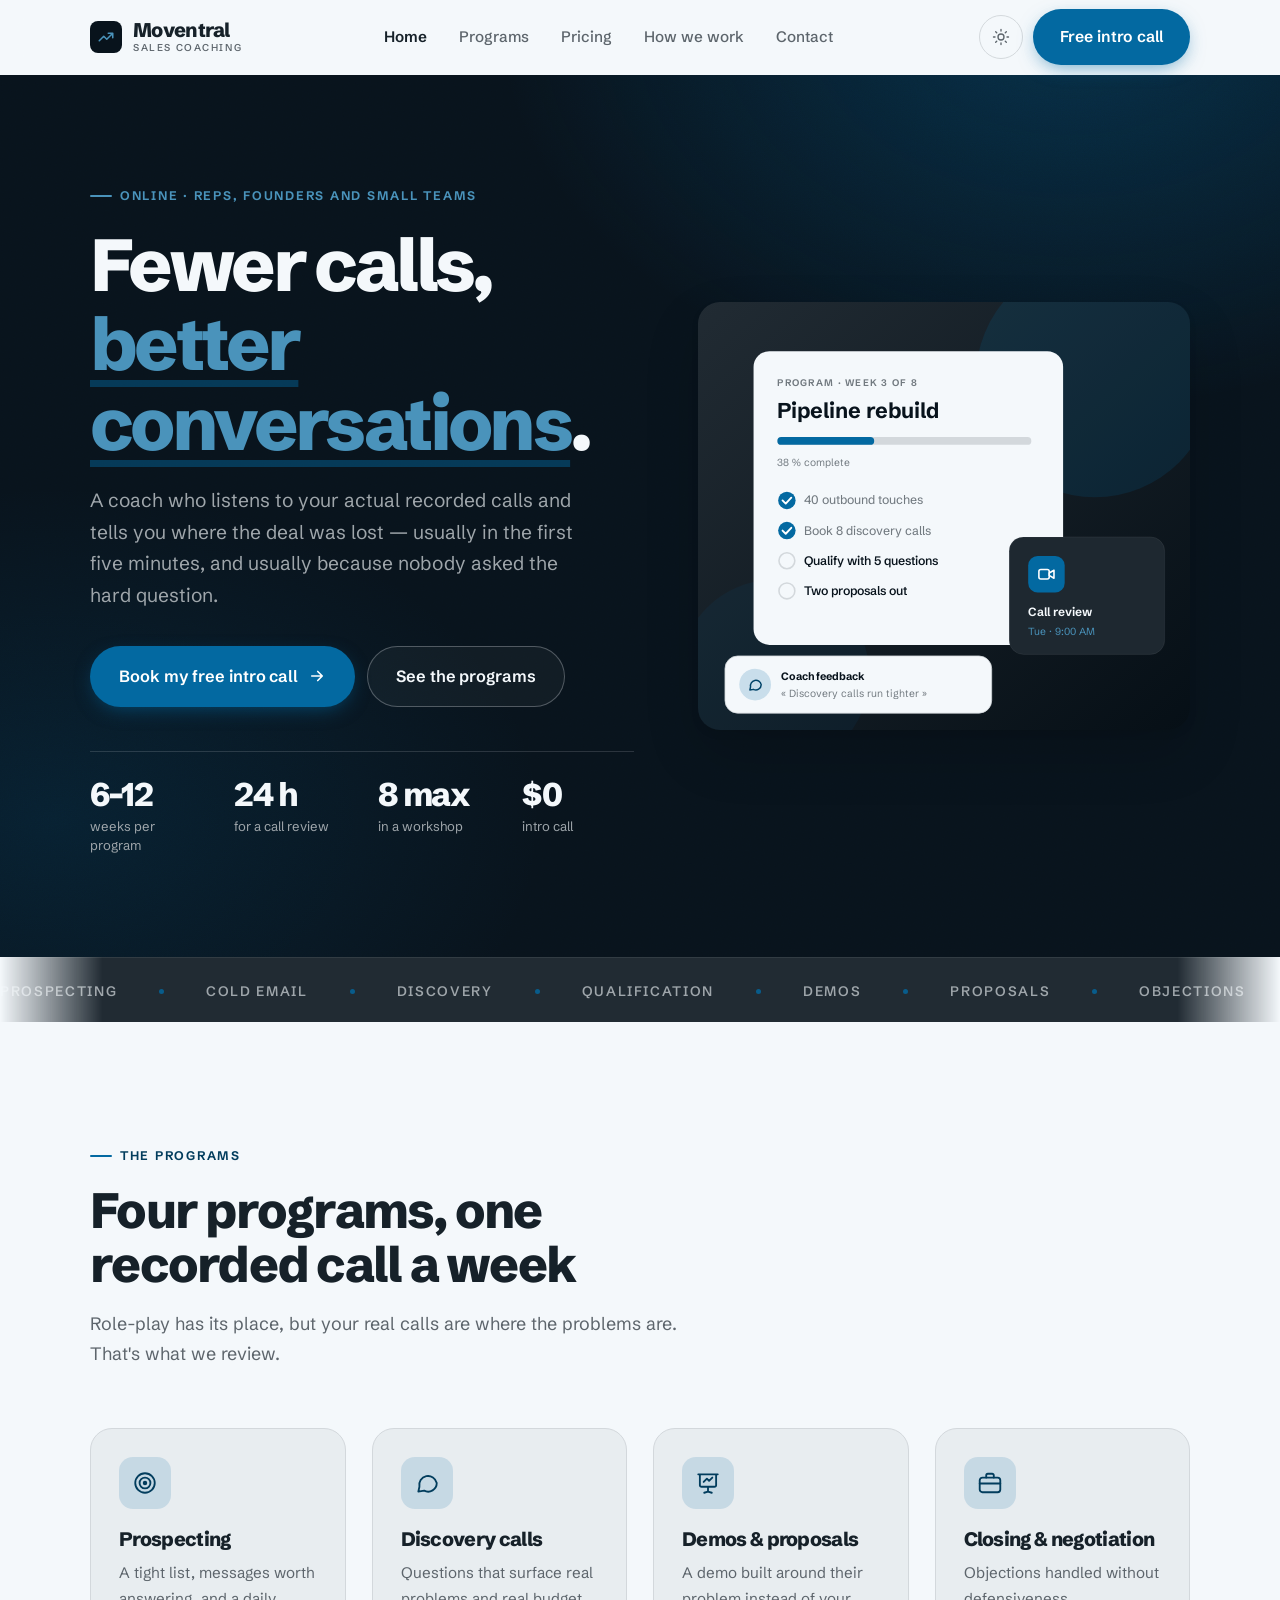
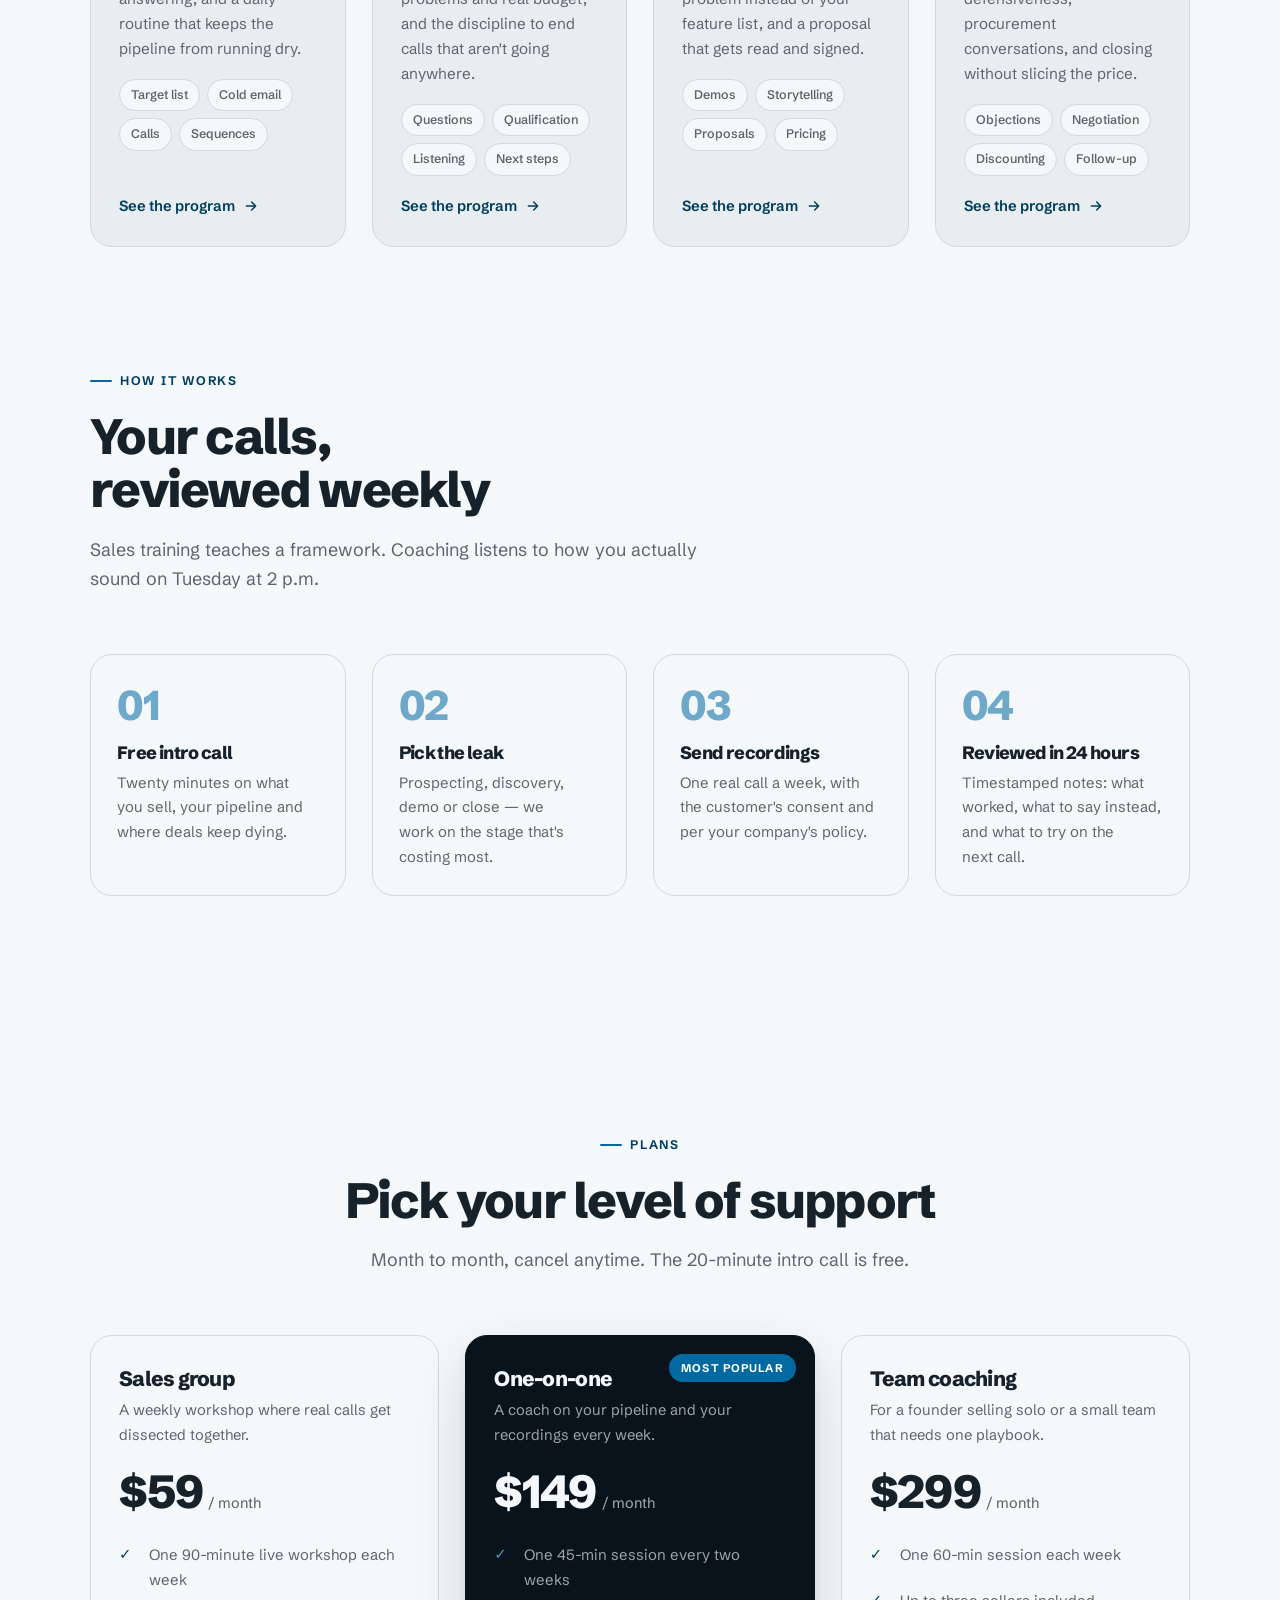
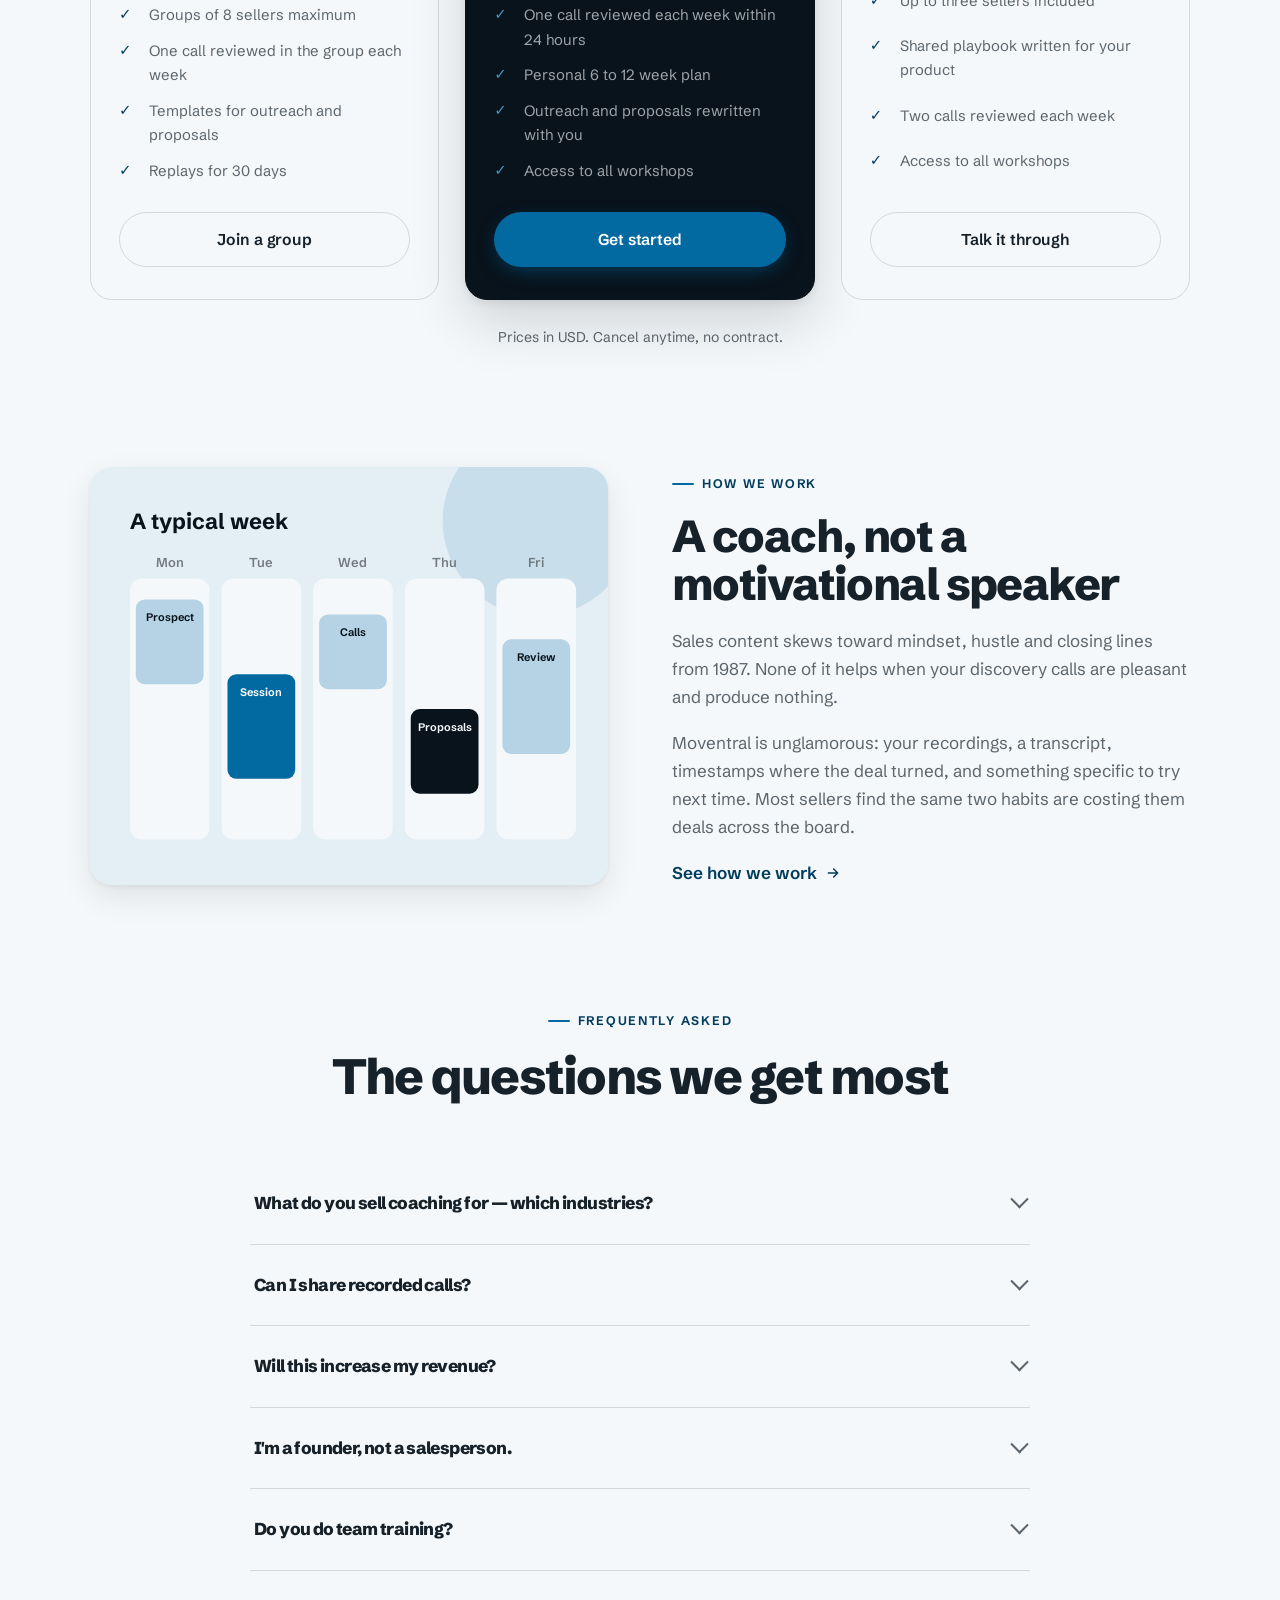
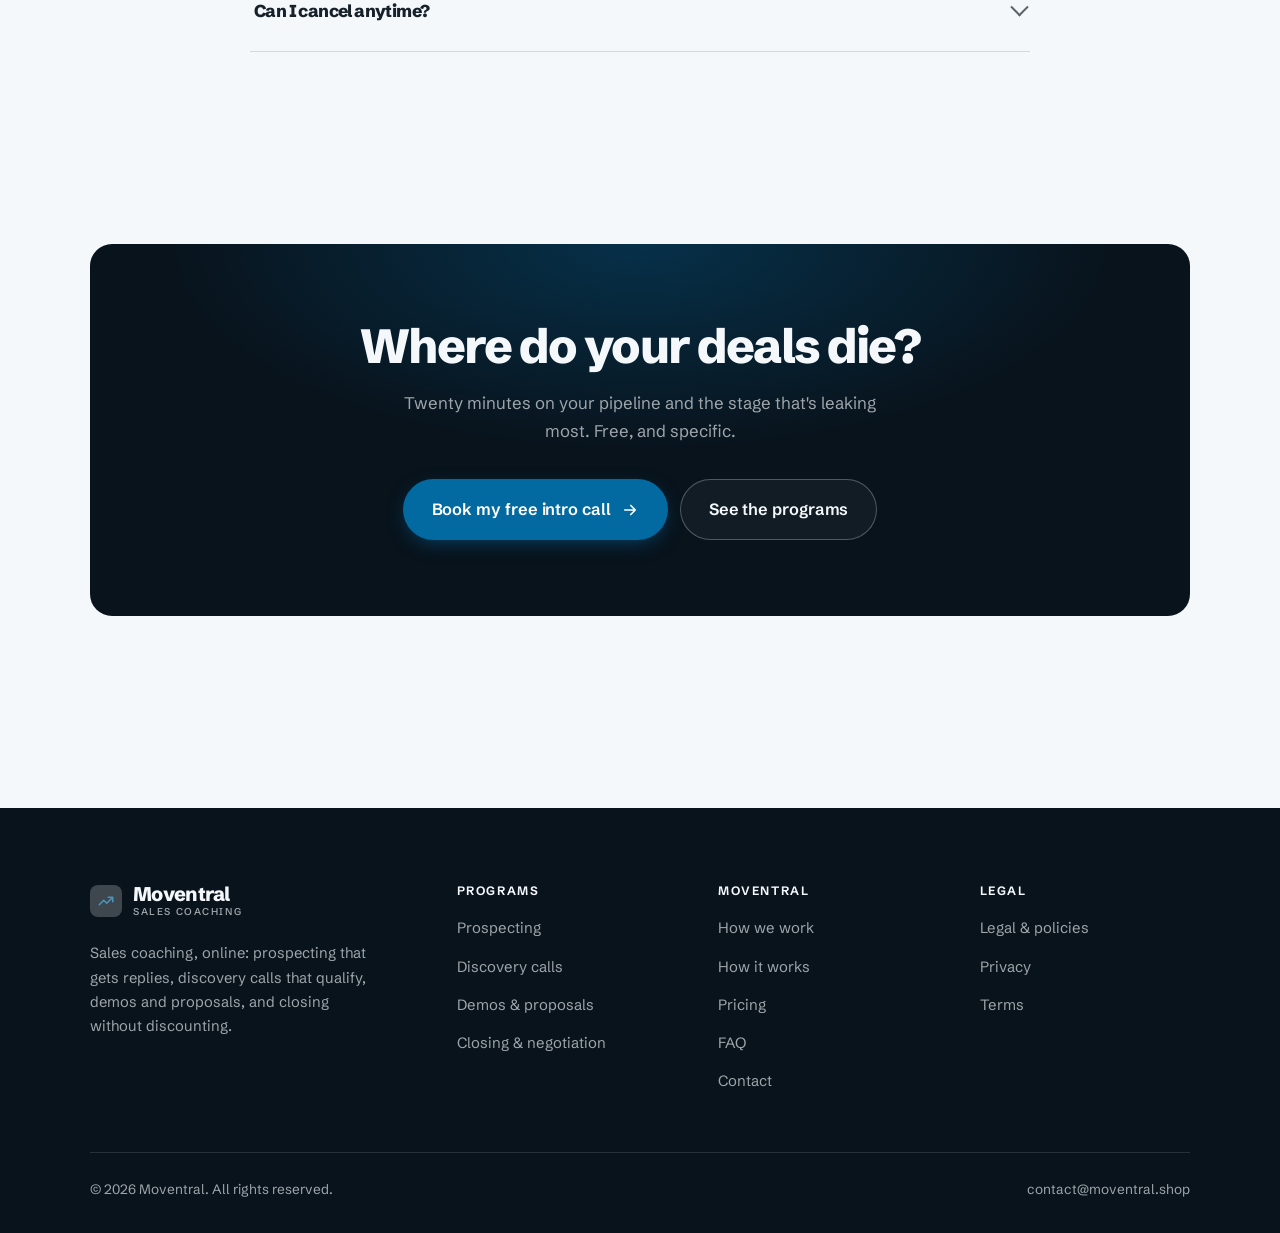
<file: index.html>
<!DOCTYPE html>
<html lang="en" class="no-js">
<head>
<meta charset="utf-8">
<meta name="viewport" content="width=device-width, initial-scale=1">
<title>Moventral — Sales coaching: fewer calls, better conversations</title>
<meta name="description" content="Sales coaching for reps and founders: prospecting that gets replies, discovery that qualifies, demos that land, and closing without discounting. Call reviews weekly.">
<link rel="canonical" href="https://moventral.shop/">

<meta property="og:type" content="website">
<meta property="og:url" content="https://moventral.shop/">
<meta property="og:site_name" content="Moventral">
<meta property="og:locale" content="en_US">
<meta property="og:title" content="Moventral — Sales coaching: fewer calls, better conversations">
<meta property="og:description" content="Sales coaching for reps and founders: prospecting that gets replies, discovery that qualifies, demos that land, and closing without discounting. Call reviews weekly.">
<meta name="theme-color" content="#08131c">

<link rel="icon" href="assets/img/favicon.svg" type="image/svg+xml">
<link rel="preconnect" href="https://fonts.googleapis.com">
<link rel="preconnect" href="https://fonts.gstatic.com" crossorigin>
<link rel="stylesheet" href="https://fonts.googleapis.com/css2?family=Schibsted+Grotesk:wght@400..800&display=swap">
<link rel="stylesheet" href="assets/css/style.css">

<!-- Thème appliqué avant le premier rendu (évite le flash) -->
<script>
document.documentElement.classList.remove('no-js');
(function(){try{var t=localStorage.getItem('site-theme');if(t){document.documentElement.setAttribute('data-theme',t);}}catch(e){}})();
</script>
<script type="application/ld+json">
{
  "@context": "https://schema.org",
  "@type": "Organization",
  "name": "Moventral",
  "url": "https://moventral.shop/",
  "email": "contact@moventral.shop",
  "description": "Sales coaching for reps and founders: prospecting that gets replies, discovery that qualifies, demos that land, and closing without discounting. Call reviews weekly.",
  "areaServed": "US",
  "knowsLanguage": "en"
}
</script>
</head>

<body>
<a class="skip-link" href="#main">Skip to main content</a>

<header class="site-header">
  <nav class="wrap nav" aria-label="Main navigation">
    <a class="brand" href="index.html">
      <svg class="brand__mark" viewBox="0 0 64 64" aria-hidden="true">
        <rect class="bm-bg" width="64" height="64" rx="16"/>
        <g class="bm-ic" transform="translate(14 14) scale(1.5)" fill="none" stroke-width="2.1" stroke-linecap="round" stroke-linejoin="round"><path d="M3 17l6-6 4 4 8-8M15 7h6v6"/></g>
      </svg>
      <span>Moventral<span class="brand__sub">Sales coaching</span></span>
    </a>

    <ul class="nav__links" id="nav-links">
      <li><a href="index.html" aria-current="page">Home</a></li>
      <li><a href="programs.html">Programs</a></li>
      <li><a href="index.html#pricing">Pricing</a></li>
      <li><a href="about.html">How we work</a></li>
      <li><a href="contact.html">Contact</a></li>
      <li><a class="btn btn--primary" href="contact.html">Free intro call</a></li>
    </ul>

    <div class="nav__cta">
      <button class="theme-toggle" type="button" aria-label="Switch to dark theme">
        <svg class="icon-sun" viewBox="0 0 24 24" fill="none" stroke="currentColor" stroke-width="1.8" stroke-linecap="round" aria-hidden="true"><circle cx="12" cy="12" r="4"/><path d="M12 2v2m0 16v2M2 12h2m16 0h2M4.9 4.9l1.4 1.4m11.4 11.4 1.4 1.4M19.1 4.9l-1.4 1.4M6.3 17.7l-1.4 1.4"/></svg>
        <svg class="icon-moon" viewBox="0 0 24 24" fill="none" stroke="currentColor" stroke-width="1.8" stroke-linecap="round" stroke-linejoin="round" aria-hidden="true"><path d="M21 12.8A9 9 0 1 1 11.2 3a7 7 0 0 0 9.8 9.8z"/></svg>
      </button>
      <a class="btn btn--primary" href="contact.html">Free intro call</a>
      <button class="nav__toggle" type="button" aria-expanded="false" aria-controls="nav-links" aria-label="Open menu">
        <svg class="icon-open" viewBox="0 0 24 24" fill="none" stroke="currentColor" stroke-width="2" stroke-linecap="round" aria-hidden="true"><path d="M3 6h18M3 12h18M3 18h18"/></svg>
        <svg class="icon-close" viewBox="0 0 24 24" fill="none" stroke="currentColor" stroke-width="2" stroke-linecap="round" aria-hidden="true"><path d="M6 6l12 12M18 6L6 18"/></svg>
      </button>
    </div>
  </nav>
</header>

<main id="main">

<section class="hero">
  <div class="wrap hero__inner">
    <div>
      <span class="eyebrow hero__eyebrow">Online · Reps, founders and small teams</span>
      <h1>Fewer calls,<br> <em>better conversations</em>.</h1>
      <p class="hero__lede">A coach who listens to your actual recorded calls and tells you where the deal was lost — usually in the first five minutes, and usually because nobody asked the hard question.</p>

      <div class="hero__actions">
        <a class="btn btn--primary btn--lg" href="contact.html">Book my free intro call <svg viewBox="0 0 24 24" fill="none" stroke="currentColor" stroke-width="2.2" stroke-linecap="round" stroke-linejoin="round" aria-hidden="true"><path d="M5 12h14M13 6l6 6-6 6"/></svg></a>
        <a class="btn btn--on-dark btn--lg" href="programs.html">See the programs</a>
      </div>

      <ul class="hero__proof">
        <li><span class="stat__num">6–12</span><span class="stat__label">weeks per program</span></li>
        <li><span class="stat__num">24 h</span><span class="stat__label">for a call review</span></li>
        <li><span class="stat__num">8 max</span><span class="stat__label">in a workshop</span></li>
        <li><span class="stat__num">$0</span><span class="stat__label">intro call</span></li>
      </ul>
    </div>

    <div class="hero__art">
      <svg viewBox="0 0 620 540" role="img" aria-label="A sales coaching program in week 3 of 8, showing this week's targets, the next call review and coach feedback.">
        <defs>
          <linearGradient id="hbg" x1="0" y1="0" x2="1" y2="1">
            <stop offset="0" stop-color="#212b33"/><stop offset="1" stop-color="#060f16"/>
          </linearGradient>
        </defs>
        <rect width="620" height="540" rx="22" fill="url(#hbg)"/>
        <circle cx="500" cy="96" r="150" fill="#0369a1" opacity=".16"/>
        <circle cx="96" cy="470" r="120" fill="#0369a1" opacity=".08"/>

        <g style="font-family: var(--font-body)">
          <!-- Carte programme -->
          <rect x="70" y="62" width="390" height="370" rx="20" fill="#f4f8fb"/>
          <text x="100" y="106" font-size="12" font-weight="650" letter-spacing="1.6" fill="#727a80">PROGRAM · WEEK 3 OF 8</text>
          <text x="100" y="146" font-size="27" font-weight="700" fill="#08131c" style="font-family: var(--font-display)">Pipeline rebuild</text>
          <rect x="100" y="170" width="320" height="10" rx="5" fill="#d3d8dc"/>
          <rect x="100" y="170" width="122" height="10" rx="5" fill="#0369a1"/>
          <text x="100" y="206" font-size="13" fill="#727a80">38 % complete</text>
          <circle cx="112" cy="250" r="11" fill="#0369a1"/><path d="M106.5 250l4 4 7-7.5" fill="none" stroke="#ffffff" stroke-width="2.4" stroke-linecap="round" stroke-linejoin="round"/><text x="134" y="255" font-size="15.5" fill="#727a80" font-weight="450">40 outbound touches</text>
          <circle cx="112" cy="288" r="11" fill="#0369a1"/><path d="M106.5 288l4 4 7-7.5" fill="none" stroke="#ffffff" stroke-width="2.4" stroke-linecap="round" stroke-linejoin="round"/><text x="134" y="293" font-size="15.5" fill="#727a80" font-weight="450">Book 8 discovery calls</text>
          <circle cx="112" cy="326" r="10" fill="none" stroke="#d3d8dc" stroke-width="2"/><text x="134" y="331" font-size="15.5" fill="#08131c" font-weight="560">Qualify with 5 questions</text>
          <circle cx="112" cy="364" r="10" fill="none" stroke="#d3d8dc" stroke-width="2"/><text x="134" y="369" font-size="15.5" fill="#08131c" font-weight="560">Two proposals out</text>

          <!-- Carte séance -->
          <rect x="392" y="296" width="196" height="148" rx="18" fill="#1e2830" stroke="#ffffff" stroke-opacity=".08"/>
          <rect x="416" y="320" width="46" height="46" rx="12" fill="#0369a1"/>
          <g transform="translate(427 331)" fill="none" stroke="#ffffff" color="#ffffff" stroke-width="2" stroke-linecap="round" stroke-linejoin="round"><rect x="2.5" y="6" width="13" height="12" rx="2.5"/><path d="M15.5 10.5 21.5 7v10l-6-3.5z"/></g>
          <text x="416" y="396" font-size="15" font-weight="650" fill="#f4f8fb">Call review</text>
          <text x="416" y="420" font-size="13" fill="#4a93bb">Tue · 9:00 AM</text>

          <!-- Retour du coach -->
          <rect x="34" y="446" width="336" height="72" rx="16" fill="#f4f8fb" stroke="#d3d8dc"/>
          <circle cx="72" cy="482" r="20" fill="#c9deeb"/>
          <g transform="translate(62 472) scale(.84)" fill="none" stroke="#024469" stroke-width="2.2" stroke-linecap="round" stroke-linejoin="round"><path d="M21 12a8 8 0 0 1-11.6 7.1L4 20l1-4.6A8 8 0 1 1 21 12z"/></g>
          <text x="104" y="476" font-size="13.5" font-weight="700" fill="#08131c">Coach feedback</text>
          <text x="104" y="498" font-size="13" fill="#727a80">« Discovery calls run tighter »</text>
        </g>
      </svg>
    </div>
  </div>
</section>

<div class="marquee" aria-hidden="true">
  <div class="marquee__track"><span>Prospecting</span><span>Cold email</span><span>Discovery</span><span>Qualification</span><span>Demos</span><span>Proposals</span><span>Objections</span><span>Negotiation</span><span>Follow-up</span><span>Pipeline</span><span>Prospecting</span><span>Cold email</span><span>Discovery</span><span>Qualification</span><span>Demos</span><span>Proposals</span><span>Objections</span><span>Negotiation</span><span>Follow-up</span><span>Pipeline</span></div>
</div>

<section class="section wrap" id="programs">
  <div class="section-head reveal">
    <span class="eyebrow">The programs</span>
    <h2>Four programs, one recorded call a week</h2>
    <p>Role-play has its place, but your real calls are where the problems are. That's what we review.</p>
  </div>
  <div class="grid grid--4 reveal-group">
    <a class="card" href="programs.html#prospecting">
      <div class="card__icon"><svg viewBox="0 0 24 24" fill="none" stroke="currentColor" stroke-width="1.7" stroke-linecap="round" stroke-linejoin="round" aria-hidden="true"><circle cx="12" cy="12" r="9"/><circle cx="12" cy="12" r="5"/><circle cx="12" cy="12" r="1.2" fill="currentColor"/></svg></div>
      <h3>Prospecting</h3>
      <p>A tight list, messages worth answering, and a daily routine that keeps the pipeline from running dry.</p>
      <ul class="tags"><li>Target list</li><li>Cold email</li><li>Calls</li><li>Sequences</li></ul>
      <span class="arrow-link">See the program <svg viewBox="0 0 24 24" fill="none" stroke="currentColor" stroke-width="2.2" stroke-linecap="round" stroke-linejoin="round" aria-hidden="true"><path d="M5 12h14M13 6l6 6-6 6"/></svg></span>
    </a>
    <a class="card" href="programs.html#discovery">
      <div class="card__icon"><svg viewBox="0 0 24 24" fill="none" stroke="currentColor" stroke-width="1.7" stroke-linecap="round" stroke-linejoin="round" aria-hidden="true"><path d="M21 12a8 8 0 0 1-11.6 7.1L4 20l1-4.6A8 8 0 1 1 21 12z"/></svg></div>
      <h3>Discovery calls</h3>
      <p>Questions that surface real problems and real budget, and the discipline to end calls that aren't going anywhere.</p>
      <ul class="tags"><li>Questions</li><li>Qualification</li><li>Listening</li><li>Next steps</li></ul>
      <span class="arrow-link">See the program <svg viewBox="0 0 24 24" fill="none" stroke="currentColor" stroke-width="2.2" stroke-linecap="round" stroke-linejoin="round" aria-hidden="true"><path d="M5 12h14M13 6l6 6-6 6"/></svg></span>
    </a>
    <a class="card" href="programs.html#demos">
      <div class="card__icon"><svg viewBox="0 0 24 24" fill="none" stroke="currentColor" stroke-width="1.7" stroke-linecap="round" stroke-linejoin="round" aria-hidden="true"><path d="M3 4h18M4.5 4v10a1.5 1.5 0 0 0 1.5 1.5h12a1.5 1.5 0 0 0 1.5-1.5V4M12 15.5V20M8.5 21l3.5-1 3.5 1M8 11l3-3 2 2 3-3"/></svg></div>
      <h3>Demos &amp; proposals</h3>
      <p>A demo built around their problem instead of your feature list, and a proposal that gets read and signed.</p>
      <ul class="tags"><li>Demos</li><li>Storytelling</li><li>Proposals</li><li>Pricing</li></ul>
      <span class="arrow-link">See the program <svg viewBox="0 0 24 24" fill="none" stroke="currentColor" stroke-width="2.2" stroke-linecap="round" stroke-linejoin="round" aria-hidden="true"><path d="M5 12h14M13 6l6 6-6 6"/></svg></span>
    </a>
    <a class="card" href="programs.html#closing">
      <div class="card__icon"><svg viewBox="0 0 24 24" fill="none" stroke="currentColor" stroke-width="1.7" stroke-linecap="round" stroke-linejoin="round" aria-hidden="true"><rect x="2.5" y="7" width="19" height="13.5" rx="2.5"/><path d="M8.5 7V5a1.5 1.5 0 0 1 1.5-1.5h4A1.5 1.5 0 0 1 15.5 5v2M2.5 12.5h19"/></svg></div>
      <h3>Closing &amp; negotiation</h3>
      <p>Objections handled without defensiveness, procurement conversations, and closing without slicing the price.</p>
      <ul class="tags"><li>Objections</li><li>Negotiation</li><li>Discounting</li><li>Follow-up</li></ul>
      <span class="arrow-link">See the program <svg viewBox="0 0 24 24" fill="none" stroke="currentColor" stroke-width="2.2" stroke-linecap="round" stroke-linejoin="round" aria-hidden="true"><path d="M5 12h14M13 6l6 6-6 6"/></svg></span>
    </a>
  </div>
</section>

<section class="section section--flush wrap" id="how-it-works">
  <div class="section-head reveal">
    <span class="eyebrow">How it works</span>
    <h2>Your calls, reviewed weekly</h2>
    <p>Sales training teaches a framework. Coaching listens to how you actually sound on Tuesday at 2 p.m.</p>
  </div>
  <div class="grid grid--4 steps reveal-group">
    <article class="step">
      <h3>Free intro call</h3>
      <p>Twenty minutes on what you sell, your pipeline and where deals keep dying.</p>
    </article>
    <article class="step">
      <h3>Pick the leak</h3>
      <p>Prospecting, discovery, demo or close — we work on the stage that's costing most.</p>
    </article>
    <article class="step">
      <h3>Send recordings</h3>
      <p>One real call a week, with the customer's consent and per your company's policy.</p>
    </article>
    <article class="step">
      <h3>Reviewed in 24 hours</h3>
      <p>Timestamped notes: what worked, what to say instead, and what to try on the next call.</p>
    </article>
  </div>
</section>

<section class="section wrap" id="pricing">
  <div class="section-head section-head--center reveal">
    <span class="eyebrow">Plans</span>
    <h2>Pick your level of support</h2>
    <p>Month to month, cancel anytime. The 20-minute intro call is free.</p>
  </div>
  <div class="grid grid--3 plans reveal-group">
    <article class="plan">
      
      <h3>Sales group</h3>
      <p class="plan__desc">A weekly workshop where real calls get dissected together.</p>
      <p class="plan__price">$59<span class="plan__period">/ month</span></p>
      <ul class="plan__features">
        <li>One 90-minute live workshop each week</li>
        <li>Groups of 8 sellers maximum</li>
        <li>One call reviewed in the group each week</li>
        <li>Templates for outreach and proposals</li>
        <li>Replays for 30 days</li>
      </ul>
      <a class="btn btn--ghost btn--block" href="contact.html">Join a group</a>
    </article>
    <article class="plan plan--featured">
      <span class="plan__tag">Most popular</span>
      <h3>One-on-one</h3>
      <p class="plan__desc">A coach on your pipeline and your recordings every week.</p>
      <p class="plan__price">$149<span class="plan__period">/ month</span></p>
      <ul class="plan__features">
        <li>One 45-min session every two weeks</li>
        <li>One call reviewed each week within 24 hours</li>
        <li>Personal 6 to 12 week plan</li>
        <li>Outreach and proposals rewritten with you</li>
        <li>Access to all workshops</li>
      </ul>
      <a class="btn btn--primary btn--block" href="contact.html">Get started</a>
    </article>
    <article class="plan">
      
      <h3>Team coaching</h3>
      <p class="plan__desc">For a founder selling solo or a small team that needs one playbook.</p>
      <p class="plan__price">$299<span class="plan__period">/ month</span></p>
      <ul class="plan__features">
        <li>One 60-min session each week</li>
        <li>Up to three sellers included</li>
        <li>Shared playbook written for your product</li>
        <li>Two calls reviewed each week</li>
        <li>Access to all workshops</li>
      </ul>
      <a class="btn btn--ghost btn--block" href="contact.html">Talk it through</a>
    </article>
  </div>
  <p class="plans-note">Prices in USD. Cancel anytime, no contract.</p>
</section>

<section class="section section--flush wrap">
  <div class="split reveal">
    <div class="split__art">
      <svg viewBox="0 0 520 420" role="img" aria-label="Example of a typical week: Prospect, Session, Calls, Proposals, Review.">
        <rect width="520" height="420" rx="20" fill="#e3eef5"/>
        <circle cx="450" cy="54" r="96" fill="#0369a1" opacity=".12"/>
        <g style="font-family: var(--font-body)">
        <text x="40" y="62" font-size="22" font-weight="700" fill="#08131c" style="font-family: var(--font-display)">A typical week</text>
        <text x="80" y="100" text-anchor="middle" font-size="13" font-weight="600" fill="#727a80">Mon</text>
        <rect x="40" y="112" width="80" height="262" rx="12" fill="#f4f8fb"/>
        <rect x="46" y="133" width="68" height="85" rx="9" fill="#b5d3e4"/>
        <text x="80" y="155" text-anchor="middle" font-size="11" font-weight="650" fill="#08131c">Prospect</text>
        <text x="172" y="100" text-anchor="middle" font-size="13" font-weight="600" fill="#727a80">Tue</text>
        <rect x="132" y="112" width="80" height="262" rx="12" fill="#f4f8fb"/>
        <rect x="138" y="208" width="68" height="105" rx="9" fill="#0369a1"/>
        <text x="172" y="230" text-anchor="middle" font-size="11" font-weight="650" fill="#ffffff">Session</text>
        <text x="264" y="100" text-anchor="middle" font-size="13" font-weight="600" fill="#727a80">Wed</text>
        <rect x="224" y="112" width="80" height="262" rx="12" fill="#f4f8fb"/>
        <rect x="230" y="148" width="68" height="75" rx="9" fill="#b5d3e4"/>
        <text x="264" y="170" text-anchor="middle" font-size="11" font-weight="650" fill="#08131c">Calls</text>
        <text x="356" y="100" text-anchor="middle" font-size="13" font-weight="600" fill="#727a80">Thu</text>
        <rect x="316" y="112" width="80" height="262" rx="12" fill="#f4f8fb"/>
        <rect x="322" y="243" width="68" height="85" rx="9" fill="#08131c"/>
        <text x="356" y="265" text-anchor="middle" font-size="11" font-weight="650" fill="#f4f8fb">Proposals</text>
        <text x="448" y="100" text-anchor="middle" font-size="13" font-weight="600" fill="#727a80">Fri</text>
        <rect x="408" y="112" width="80" height="262" rx="12" fill="#f4f8fb"/>
        <rect x="414" y="173" width="68" height="115" rx="9" fill="#b5d3e4"/>
        <text x="448" y="195" text-anchor="middle" font-size="11" font-weight="650" fill="#08131c">Review</text>
        </g>
      </svg>
    </div>
    <div>
      <span class="eyebrow">How we work</span>
      <h2>A coach, not a motivational speaker</h2>
      <p>Sales content skews toward mindset, hustle and closing lines from 1987. None of it helps when your discovery calls are pleasant and produce nothing.</p>
      <p>Moventral is unglamorous: your recordings, a transcript, timestamps where the deal turned, and something specific to try next time. Most sellers find the same two habits are costing them deals across the board.</p>
      <p><a class="arrow-link" href="about.html">See how we work <svg viewBox="0 0 24 24" fill="none" stroke="currentColor" stroke-width="2.2" stroke-linecap="round" stroke-linejoin="round" aria-hidden="true"><path d="M5 12h14M13 6l6 6-6 6"/></svg></a></p>
    </div>
  </div>
</section>

<section class="section section--flush wrap" id="faq">
  <div class="section-head section-head--center reveal">
    <span class="eyebrow">Frequently asked</span>
    <h2>The questions we get most</h2>
  </div>
  <div class="faq reveal">
    <details>
      <summary>What do you sell coaching for — which industries?</summary>
      <p>Mostly B2B: software, services, agencies and equipment. If we don't know your market, we'll say so; the method transfers, but sector knowledge matters and we won't pretend.</p>
    </details>
    <details>
      <summary>Can I share recorded calls?</summary>
      <p>Only with the customer's consent and in line with your company's policy and state recording laws. If recording isn't possible, we work from your notes and live role-play instead.</p>
    </details>
    <details>
      <summary>Will this increase my revenue?</summary>
      <p>Sellers who fix qualification and follow-up usually improve. We don't promise numbers — too much depends on your product, market and pricing.</p>
    </details>
    <details>
      <summary>I'm a founder, not a salesperson.</summary>
      <p>That's a large share of clients. Founders usually need permission to qualify people out, and a repeatable structure so selling doesn't eat the week.</p>
    </details>
    <details>
      <summary>Do you do team training?</summary>
      <p>Team coaching covers up to three sellers. For a larger team, write to us with the context.</p>
    </details>
    <details>
      <summary>Can I cancel anytime?</summary>
      <p>Yes. No contract, no minimum term. Access stays open until the end of the month you already paid for.</p>
    </details>
  </div>
</section>

<section class="wrap section--tight">
  <div class="cta-band reveal">
    <h2>Where do your deals die?</h2>
    <p>Twenty minutes on your pipeline and the stage that's leaking most. Free, and specific.</p>
    <div class="hero__actions">
      <a class="btn btn--primary btn--lg" href="contact.html">Book my free intro call <svg viewBox="0 0 24 24" fill="none" stroke="currentColor" stroke-width="2.2" stroke-linecap="round" stroke-linejoin="round" aria-hidden="true"><path d="M5 12h14M13 6l6 6-6 6"/></svg></a>
      <a class="btn btn--on-dark btn--lg" href="programs.html">See the programs</a>
    </div>
  </div>
</section>

</main>

<footer class="site-footer">
  <div class="wrap">
    <div class="footer__grid">
      <div class="footer__brand">
        <a class="brand" href="index.html">
          <svg class="brand__mark" viewBox="0 0 64 64" aria-hidden="true">
        <rect class="bm-bg" width="64" height="64" rx="16"/>
        <g class="bm-ic" transform="translate(14 14) scale(1.5)" fill="none" stroke-width="2.1" stroke-linecap="round" stroke-linejoin="round"><path d="M3 17l6-6 4 4 8-8M15 7h6v6"/></g>
      </svg>
          <span>Moventral<span class="brand__sub">Sales coaching</span></span>
        </a>
        <p>Sales coaching, online: prospecting that gets replies, discovery calls that qualify, demos and proposals, and closing without discounting.</p>
      </div>

      <div class="footer__col">
        <h4>Programs</h4>
        <ul>
          <li><a href="programs.html#prospecting">Prospecting</a></li>
          <li><a href="programs.html#discovery">Discovery calls</a></li>
          <li><a href="programs.html#demos">Demos &amp; proposals</a></li>
          <li><a href="programs.html#closing">Closing &amp; negotiation</a></li>
        </ul>
      </div>

      <div class="footer__col">
        <h4>Moventral</h4>
        <ul>
          <li><a href="about.html">How we work</a></li>
          <li><a href="index.html#how-it-works">How it works</a></li>
          <li><a href="index.html#pricing">Pricing</a></li>
          <li><a href="index.html#faq">FAQ</a></li>
          <li><a href="contact.html">Contact</a></li>
        </ul>
      </div>

      <div class="footer__col">
        <h4>Legal</h4>
        <ul>
          <li><a href="legal.html">Legal &amp; policies</a></li>
          <li><a href="legal.html#privacy">Privacy</a></li>
          <li><a href="legal.html#terms">Terms</a></li>
        </ul>
      </div>
    </div>

    <div class="footer__bottom">
      <p>© <span data-year>2026</span> Moventral. All rights reserved.</p>
      <p><a href="mailto:contact@moventral.shop">contact@moventral.shop</a></p>
    </div>
  </div>
</footer>

<script src="assets/js/main.js" defer></script>
</body>
</html>
</file>
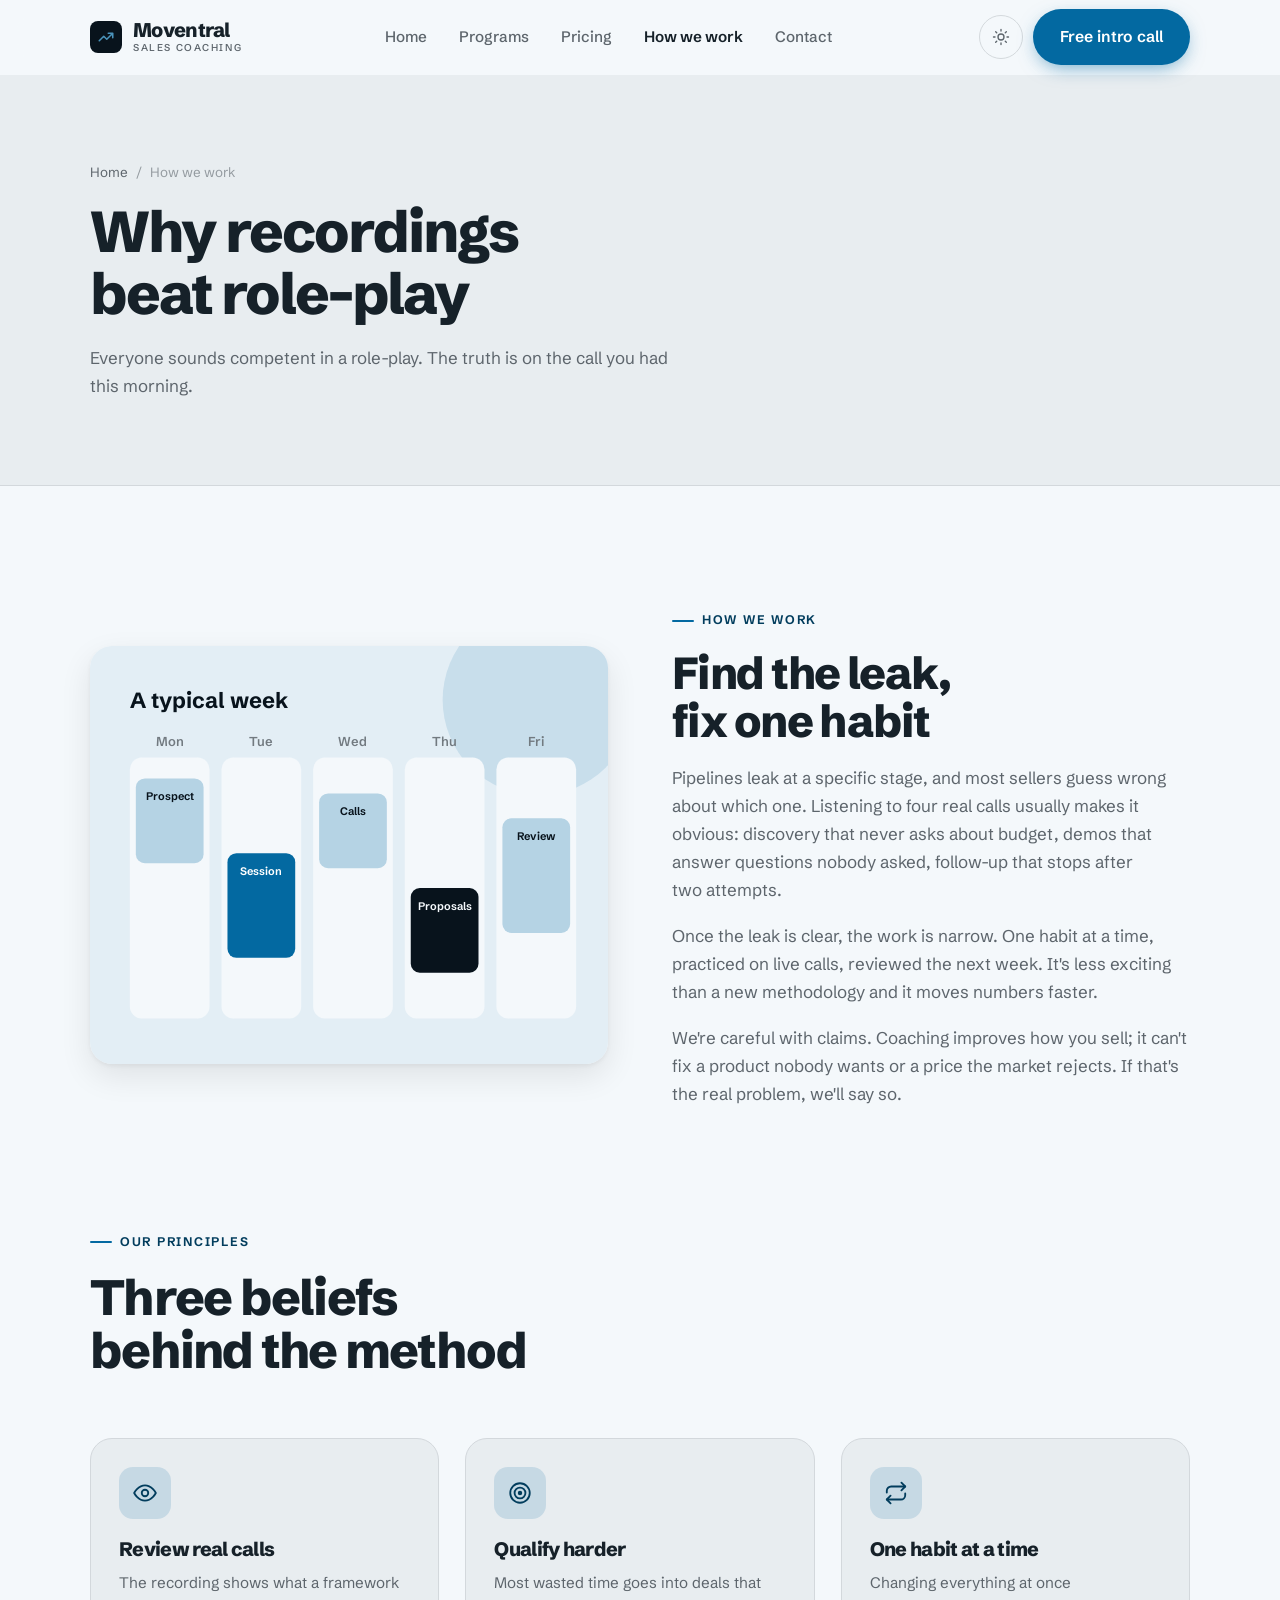
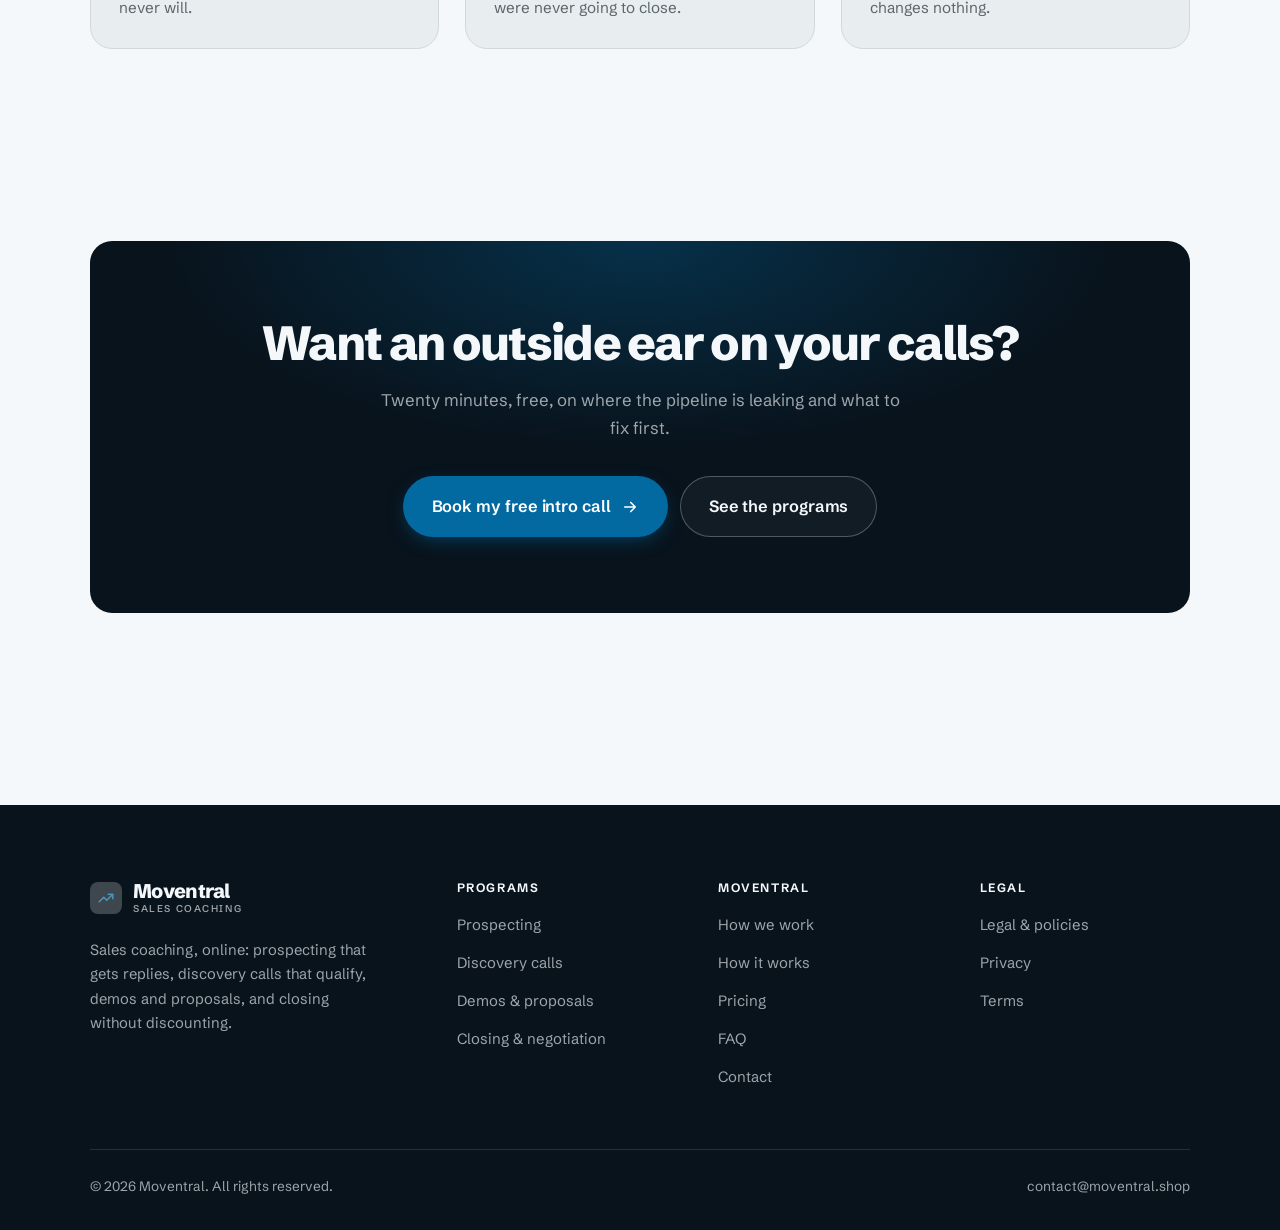
<file: about.html>
<!DOCTYPE html>
<html lang="en" class="no-js">
<head>
<meta charset="utf-8">
<meta name="viewport" content="width=device-width, initial-scale=1">
<title>How we work — Moventral</title>
<meta name="description" content="Why call reviews beat sales training, and the principles behind Moventral.">
<link rel="canonical" href="https://moventral.shop/about.html">

<meta property="og:type" content="website">
<meta property="og:url" content="https://moventral.shop/about.html">
<meta property="og:site_name" content="Moventral">
<meta property="og:locale" content="en_US">
<meta property="og:title" content="How we work — Moventral">
<meta property="og:description" content="Why call reviews beat sales training, and the principles behind Moventral.">
<meta name="theme-color" content="#08131c">

<link rel="icon" href="assets/img/favicon.svg" type="image/svg+xml">
<link rel="preconnect" href="https://fonts.googleapis.com">
<link rel="preconnect" href="https://fonts.gstatic.com" crossorigin>
<link rel="stylesheet" href="https://fonts.googleapis.com/css2?family=Schibsted+Grotesk:wght@400..800&display=swap">
<link rel="stylesheet" href="assets/css/style.css">

<!-- Thème appliqué avant le premier rendu (évite le flash) -->
<script>
document.documentElement.classList.remove('no-js');
(function(){try{var t=localStorage.getItem('site-theme');if(t){document.documentElement.setAttribute('data-theme',t);}}catch(e){}})();
</script>
</head>

<body>
<a class="skip-link" href="#main">Skip to main content</a>

<header class="site-header">
  <nav class="wrap nav" aria-label="Main navigation">
    <a class="brand" href="index.html">
      <svg class="brand__mark" viewBox="0 0 64 64" aria-hidden="true">
        <rect class="bm-bg" width="64" height="64" rx="16"/>
        <g class="bm-ic" transform="translate(14 14) scale(1.5)" fill="none" stroke-width="2.1" stroke-linecap="round" stroke-linejoin="round"><path d="M3 17l6-6 4 4 8-8M15 7h6v6"/></g>
      </svg>
      <span>Moventral<span class="brand__sub">Sales coaching</span></span>
    </a>

    <ul class="nav__links" id="nav-links">
      <li><a href="index.html">Home</a></li>
      <li><a href="programs.html">Programs</a></li>
      <li><a href="index.html#pricing">Pricing</a></li>
      <li><a href="about.html" aria-current="page">How we work</a></li>
      <li><a href="contact.html">Contact</a></li>
      <li><a class="btn btn--primary" href="contact.html">Free intro call</a></li>
    </ul>

    <div class="nav__cta">
      <button class="theme-toggle" type="button" aria-label="Switch to dark theme">
        <svg class="icon-sun" viewBox="0 0 24 24" fill="none" stroke="currentColor" stroke-width="1.8" stroke-linecap="round" aria-hidden="true"><circle cx="12" cy="12" r="4"/><path d="M12 2v2m0 16v2M2 12h2m16 0h2M4.9 4.9l1.4 1.4m11.4 11.4 1.4 1.4M19.1 4.9l-1.4 1.4M6.3 17.7l-1.4 1.4"/></svg>
        <svg class="icon-moon" viewBox="0 0 24 24" fill="none" stroke="currentColor" stroke-width="1.8" stroke-linecap="round" stroke-linejoin="round" aria-hidden="true"><path d="M21 12.8A9 9 0 1 1 11.2 3a7 7 0 0 0 9.8 9.8z"/></svg>
      </button>
      <a class="btn btn--primary" href="contact.html">Free intro call</a>
      <button class="nav__toggle" type="button" aria-expanded="false" aria-controls="nav-links" aria-label="Open menu">
        <svg class="icon-open" viewBox="0 0 24 24" fill="none" stroke="currentColor" stroke-width="2" stroke-linecap="round" aria-hidden="true"><path d="M3 6h18M3 12h18M3 18h18"/></svg>
        <svg class="icon-close" viewBox="0 0 24 24" fill="none" stroke="currentColor" stroke-width="2" stroke-linecap="round" aria-hidden="true"><path d="M6 6l12 12M18 6L6 18"/></svg>
      </button>
    </div>
  </nav>
</header>

<main id="main">

<section class="page-head">
  <div class="wrap">
    <nav class="breadcrumb" aria-label="Breadcrumb">
      <a href="index.html">Home</a><span>/</span><span aria-current="page">How we work</span>
    </nav>
    <h1>Why recordings beat role-play</h1>
    <p>Everyone sounds competent in a role-play. The truth is on the call you had this morning.</p>
  </div>
</section>

<section class="section wrap">
  <div class="split reveal">
    <div class="split__art">
      <svg viewBox="0 0 520 420" role="img" aria-label="Example of a typical week: Prospect, Session, Calls, Proposals, Review.">
        <rect width="520" height="420" rx="20" fill="#e3eef5"/>
        <circle cx="450" cy="54" r="96" fill="#0369a1" opacity=".12"/>
        <g style="font-family: var(--font-body)">
        <text x="40" y="62" font-size="22" font-weight="700" fill="#08131c" style="font-family: var(--font-display)">A typical week</text>
        <text x="80" y="100" text-anchor="middle" font-size="13" font-weight="600" fill="#727a80">Mon</text>
        <rect x="40" y="112" width="80" height="262" rx="12" fill="#f4f8fb"/>
        <rect x="46" y="133" width="68" height="85" rx="9" fill="#b5d3e4"/>
        <text x="80" y="155" text-anchor="middle" font-size="11" font-weight="650" fill="#08131c">Prospect</text>
        <text x="172" y="100" text-anchor="middle" font-size="13" font-weight="600" fill="#727a80">Tue</text>
        <rect x="132" y="112" width="80" height="262" rx="12" fill="#f4f8fb"/>
        <rect x="138" y="208" width="68" height="105" rx="9" fill="#0369a1"/>
        <text x="172" y="230" text-anchor="middle" font-size="11" font-weight="650" fill="#ffffff">Session</text>
        <text x="264" y="100" text-anchor="middle" font-size="13" font-weight="600" fill="#727a80">Wed</text>
        <rect x="224" y="112" width="80" height="262" rx="12" fill="#f4f8fb"/>
        <rect x="230" y="148" width="68" height="75" rx="9" fill="#b5d3e4"/>
        <text x="264" y="170" text-anchor="middle" font-size="11" font-weight="650" fill="#08131c">Calls</text>
        <text x="356" y="100" text-anchor="middle" font-size="13" font-weight="600" fill="#727a80">Thu</text>
        <rect x="316" y="112" width="80" height="262" rx="12" fill="#f4f8fb"/>
        <rect x="322" y="243" width="68" height="85" rx="9" fill="#08131c"/>
        <text x="356" y="265" text-anchor="middle" font-size="11" font-weight="650" fill="#f4f8fb">Proposals</text>
        <text x="448" y="100" text-anchor="middle" font-size="13" font-weight="600" fill="#727a80">Fri</text>
        <rect x="408" y="112" width="80" height="262" rx="12" fill="#f4f8fb"/>
        <rect x="414" y="173" width="68" height="115" rx="9" fill="#b5d3e4"/>
        <text x="448" y="195" text-anchor="middle" font-size="11" font-weight="650" fill="#08131c">Review</text>
        </g>
      </svg>
    </div>
    <div>
      <span class="eyebrow">How we work</span>
      <h2>Find the leak, fix one habit</h2>
      <p>Pipelines leak at a specific stage, and most sellers guess wrong about which one. Listening to four real calls usually makes it obvious: discovery that never asks about budget, demos that answer questions nobody asked, follow-up that stops after two attempts.</p>
      <p>Once the leak is clear, the work is narrow. One habit at a time, practiced on live calls, reviewed the next week. It's less exciting than a new methodology and it moves numbers faster.</p>
      <p>We're careful with claims. Coaching improves how you sell; it can't fix a product nobody wants or a price the market rejects. If that's the real problem, we'll say so.</p>
      <!--
        TO DO: add a short introduction of the coach (name, real background),
        with a photo if possible. Do not invent credentials — see README.md.
      -->
    </div>
  </div>
</section>

<section class="section section--flush wrap">
  <div class="section-head reveal">
    <span class="eyebrow">Our principles</span>
    <h2>Three beliefs behind the method</h2>
  </div>
  <div class="grid grid--3 reveal-group">
    <article class="card">
      <div class="card__icon"><svg viewBox="0 0 24 24" fill="none" stroke="currentColor" stroke-width="1.7" stroke-linecap="round" stroke-linejoin="round" aria-hidden="true"><path d="M2 12s3.6-7 10-7 10 7 10 7-3.6 7-10 7S2 12 2 12z"/><circle cx="12" cy="12" r="3"/></svg></div>
      <h3>Review real calls</h3>
      <p>The recording shows what a framework never will.</p>
    </article>
    <article class="card">
      <div class="card__icon"><svg viewBox="0 0 24 24" fill="none" stroke="currentColor" stroke-width="1.7" stroke-linecap="round" stroke-linejoin="round" aria-hidden="true"><circle cx="12" cy="12" r="9"/><circle cx="12" cy="12" r="5"/><circle cx="12" cy="12" r="1.2" fill="currentColor"/></svg></div>
      <h3>Qualify harder</h3>
      <p>Most wasted time goes into deals that were never going to close.</p>
    </article>
    <article class="card">
      <div class="card__icon"><svg viewBox="0 0 24 24" fill="none" stroke="currentColor" stroke-width="1.7" stroke-linecap="round" stroke-linejoin="round" aria-hidden="true"><path d="M17 2.5l3.5 3.5L17 9.5"/><path d="M3.5 11.5V10A4 4 0 0 1 7.5 6h13M7 21.5 3.5 18 7 14.5"/><path d="M20.5 12.5V14a4 4 0 0 1-4 4h-13"/></svg></div>
      <h3>One habit at a time</h3>
      <p>Changing everything at once changes nothing.</p>
    </article>
  </div>
</section>

<section class="wrap section--tight">
  <div class="cta-band reveal">
    <h2>Want an outside ear on your calls?</h2>
    <p>Twenty minutes, free, on where the pipeline is leaking and what to fix first.</p>
    <div class="hero__actions">
      <a class="btn btn--primary btn--lg" href="contact.html">Book my free intro call <svg viewBox="0 0 24 24" fill="none" stroke="currentColor" stroke-width="2.2" stroke-linecap="round" stroke-linejoin="round" aria-hidden="true"><path d="M5 12h14M13 6l6 6-6 6"/></svg></a>
      <a class="btn btn--on-dark btn--lg" href="programs.html">See the programs</a>
    </div>
  </div>
</section>

</main>

<footer class="site-footer">
  <div class="wrap">
    <div class="footer__grid">
      <div class="footer__brand">
        <a class="brand" href="index.html">
          <svg class="brand__mark" viewBox="0 0 64 64" aria-hidden="true">
        <rect class="bm-bg" width="64" height="64" rx="16"/>
        <g class="bm-ic" transform="translate(14 14) scale(1.5)" fill="none" stroke-width="2.1" stroke-linecap="round" stroke-linejoin="round"><path d="M3 17l6-6 4 4 8-8M15 7h6v6"/></g>
      </svg>
          <span>Moventral<span class="brand__sub">Sales coaching</span></span>
        </a>
        <p>Sales coaching, online: prospecting that gets replies, discovery calls that qualify, demos and proposals, and closing without discounting.</p>
      </div>

      <div class="footer__col">
        <h4>Programs</h4>
        <ul>
          <li><a href="programs.html#prospecting">Prospecting</a></li>
          <li><a href="programs.html#discovery">Discovery calls</a></li>
          <li><a href="programs.html#demos">Demos &amp; proposals</a></li>
          <li><a href="programs.html#closing">Closing &amp; negotiation</a></li>
        </ul>
      </div>

      <div class="footer__col">
        <h4>Moventral</h4>
        <ul>
          <li><a href="about.html">How we work</a></li>
          <li><a href="index.html#how-it-works">How it works</a></li>
          <li><a href="index.html#pricing">Pricing</a></li>
          <li><a href="index.html#faq">FAQ</a></li>
          <li><a href="contact.html">Contact</a></li>
        </ul>
      </div>

      <div class="footer__col">
        <h4>Legal</h4>
        <ul>
          <li><a href="legal.html">Legal &amp; policies</a></li>
          <li><a href="legal.html#privacy">Privacy</a></li>
          <li><a href="legal.html#terms">Terms</a></li>
        </ul>
      </div>
    </div>

    <div class="footer__bottom">
      <p>© <span data-year>2026</span> Moventral. All rights reserved.</p>
      <p><a href="mailto:contact@moventral.shop">contact@moventral.shop</a></p>
    </div>
  </div>
</footer>

<script src="assets/js/main.js" defer></script>
</body>
</html>
</file>
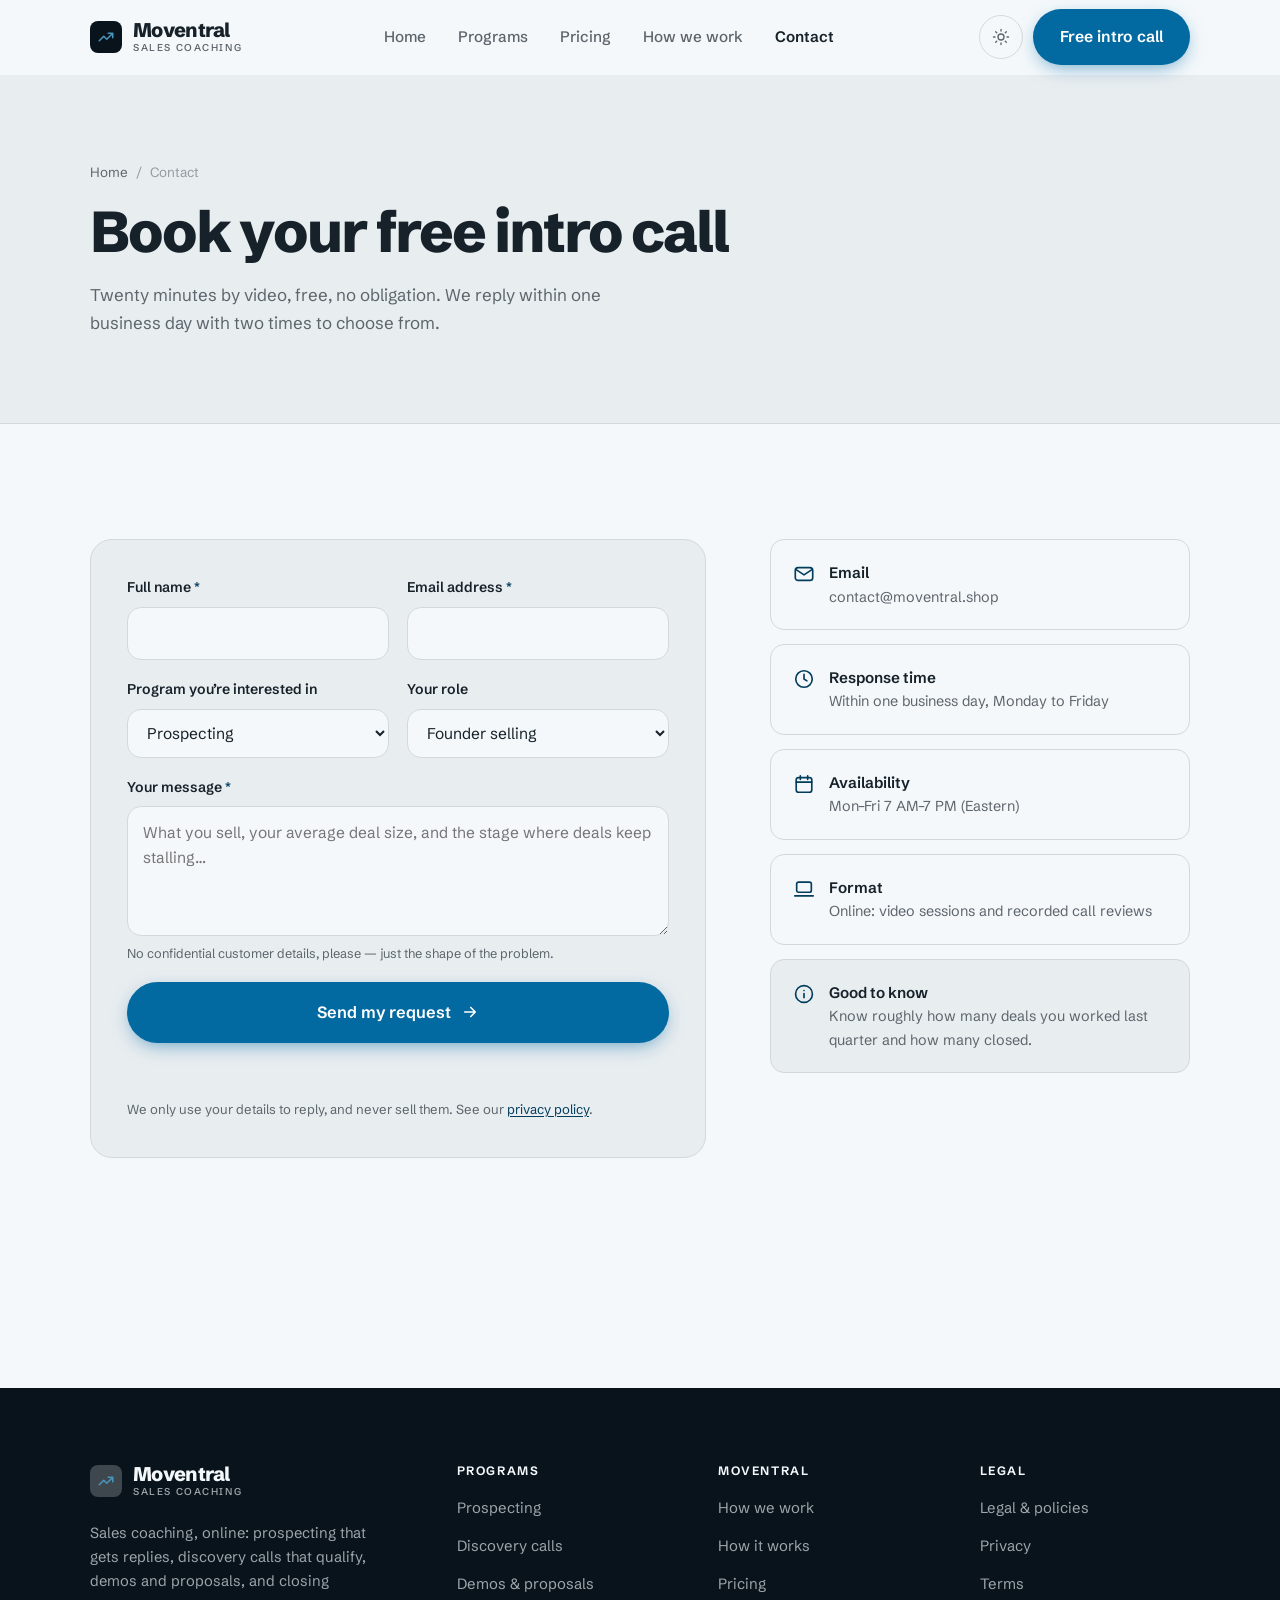
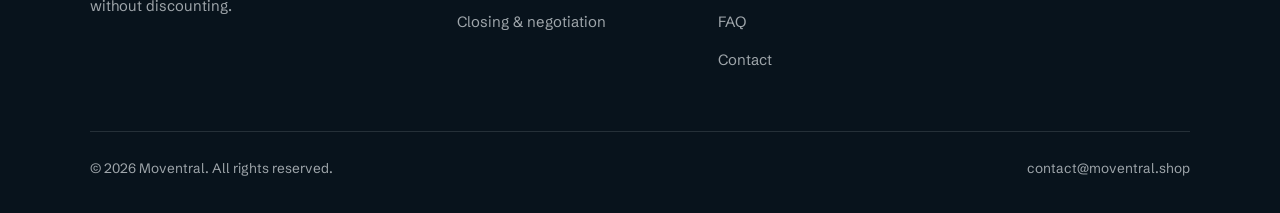
<file: contact.html>
<!DOCTYPE html>
<html lang="en" class="no-js">
<head>
<meta charset="utf-8">
<meta name="viewport" content="width=device-width, initial-scale=1">
<title>Contact — Moventral</title>
<meta name="description" content="Book your free 20-minute intro call. We reply within one business day.">
<link rel="canonical" href="https://moventral.shop/contact.html">

<meta property="og:type" content="website">
<meta property="og:url" content="https://moventral.shop/contact.html">
<meta property="og:site_name" content="Moventral">
<meta property="og:locale" content="en_US">
<meta property="og:title" content="Contact — Moventral">
<meta property="og:description" content="Book your free 20-minute intro call. We reply within one business day.">
<meta name="theme-color" content="#08131c">

<link rel="icon" href="assets/img/favicon.svg" type="image/svg+xml">
<link rel="preconnect" href="https://fonts.googleapis.com">
<link rel="preconnect" href="https://fonts.gstatic.com" crossorigin>
<link rel="stylesheet" href="https://fonts.googleapis.com/css2?family=Schibsted+Grotesk:wght@400..800&display=swap">
<link rel="stylesheet" href="assets/css/style.css">

<!-- Thème appliqué avant le premier rendu (évite le flash) -->
<script>
document.documentElement.classList.remove('no-js');
(function(){try{var t=localStorage.getItem('site-theme');if(t){document.documentElement.setAttribute('data-theme',t);}}catch(e){}})();
</script>
</head>

<body>
<a class="skip-link" href="#main">Skip to main content</a>

<header class="site-header">
  <nav class="wrap nav" aria-label="Main navigation">
    <a class="brand" href="index.html">
      <svg class="brand__mark" viewBox="0 0 64 64" aria-hidden="true">
        <rect class="bm-bg" width="64" height="64" rx="16"/>
        <g class="bm-ic" transform="translate(14 14) scale(1.5)" fill="none" stroke-width="2.1" stroke-linecap="round" stroke-linejoin="round"><path d="M3 17l6-6 4 4 8-8M15 7h6v6"/></g>
      </svg>
      <span>Moventral<span class="brand__sub">Sales coaching</span></span>
    </a>

    <ul class="nav__links" id="nav-links">
      <li><a href="index.html">Home</a></li>
      <li><a href="programs.html">Programs</a></li>
      <li><a href="index.html#pricing">Pricing</a></li>
      <li><a href="about.html">How we work</a></li>
      <li><a href="contact.html" aria-current="page">Contact</a></li>
      <li><a class="btn btn--primary" href="contact.html">Free intro call</a></li>
    </ul>

    <div class="nav__cta">
      <button class="theme-toggle" type="button" aria-label="Switch to dark theme">
        <svg class="icon-sun" viewBox="0 0 24 24" fill="none" stroke="currentColor" stroke-width="1.8" stroke-linecap="round" aria-hidden="true"><circle cx="12" cy="12" r="4"/><path d="M12 2v2m0 16v2M2 12h2m16 0h2M4.9 4.9l1.4 1.4m11.4 11.4 1.4 1.4M19.1 4.9l-1.4 1.4M6.3 17.7l-1.4 1.4"/></svg>
        <svg class="icon-moon" viewBox="0 0 24 24" fill="none" stroke="currentColor" stroke-width="1.8" stroke-linecap="round" stroke-linejoin="round" aria-hidden="true"><path d="M21 12.8A9 9 0 1 1 11.2 3a7 7 0 0 0 9.8 9.8z"/></svg>
      </button>
      <a class="btn btn--primary" href="contact.html">Free intro call</a>
      <button class="nav__toggle" type="button" aria-expanded="false" aria-controls="nav-links" aria-label="Open menu">
        <svg class="icon-open" viewBox="0 0 24 24" fill="none" stroke="currentColor" stroke-width="2" stroke-linecap="round" aria-hidden="true"><path d="M3 6h18M3 12h18M3 18h18"/></svg>
        <svg class="icon-close" viewBox="0 0 24 24" fill="none" stroke="currentColor" stroke-width="2" stroke-linecap="round" aria-hidden="true"><path d="M6 6l12 12M18 6L6 18"/></svg>
      </button>
    </div>
  </nav>
</header>

<main id="main">

<section class="page-head">
  <div class="wrap">
    <nav class="breadcrumb" aria-label="Breadcrumb">
      <a href="index.html">Home</a><span>/</span><span aria-current="page">Contact</span>
    </nav>
    <h1>Book your free intro call</h1>
    <p>Twenty minutes by video, free, no obligation. We reply within one business day with two times to choose from.</p>
  </div>
</section>

<section class="section wrap">
  <div class="form-layout">

    <!--
      FORM: the action attribute holds a placeholder id. Create a free form at
      https://formspree.io and replace VOTRE_ID_FORMSPREE. Until then, the button
      opens the visitor's email app with a pre-filled message to contact@moventral.shop.
    -->
    <form class="form" id="contact-form" action="https://formspree.io/f/VOTRE_ID_FORMSPREE" method="POST"
          data-email="contact@moventral.shop" data-subject="Intro call request"
          data-msg-mail="Your email app will open with the message ready to send." data-msg-sending="Sending…"
          data-msg-ok="Thanks! Your message is on its way. We reply within one business day." data-msg-err="Sending failed. Please email us directly at">
      <div class="form__row">
        <div class="field">
          <label for="nom">Full name <span class="req" aria-hidden="true">*</span></label>
          <input type="text" id="nom" name="nom" autocomplete="name" required>
        </div>
        <div class="field">
          <label for="email">Email address <span class="req" aria-hidden="true">*</span></label>
          <input type="email" id="email" name="email" autocomplete="email" required>
        </div>
      </div>

      <div class="form__row">
        <div class="field">
          <label for="programme">Program you’re interested in</label>
          <select id="programme" name="programme">
            <option>Prospecting</option>
            <option>Discovery calls</option>
            <option>Demos &amp; proposals</option>
            <option>Closing &amp; negotiation</option>
            <option>Not sure yet</option>
          </select>
        </div>
        <div class="field">
          <label for="niveau">Your role</label>
          <select id="niveau" name="niveau">
            <option>Founder selling</option>
            <option>New to sales</option>
            <option>Experienced rep</option>
            <option>Sales lead or manager</option>
          </select>
        </div>
      </div>

      <div class="field">
        <label for="message">Your message <span class="req" aria-hidden="true">*</span></label>
        <textarea id="message" name="message" required placeholder="What you sell, your average deal size, and the stage where deals keep stalling…"></textarea>
        <span class="field__hint">No confidential customer details, please — just the shape of the problem.</span>
      </div>

      <!-- Bot trap: hidden from humans -->
      <div class="visually-hidden" aria-hidden="true">
        <label for="site-web">Leave this field empty</label>
        <input type="text" id="site-web" name="_gotcha" tabindex="-1" autocomplete="off">
      </div>

      <button class="btn btn--primary btn--lg" type="submit">Send my request <svg viewBox="0 0 24 24" fill="none" stroke="currentColor" stroke-width="2.2" stroke-linecap="round" stroke-linejoin="round" aria-hidden="true"><path d="M5 12h14M13 6l6 6-6 6"/></svg></button>

      <p id="form-status" class="form__status" role="status" aria-live="polite"></p>

      <p class="form__note">
        We only use your details to reply, and never sell them. See our <a href="legal.html#privacy">privacy policy</a>.
      </p>
    </form>

    <aside class="contact-aside">
      <div class="contact-card">
        <svg viewBox="0 0 24 24" fill="none" stroke="currentColor" stroke-width="1.8" stroke-linecap="round" stroke-linejoin="round" aria-hidden="true"><rect x="2.5" y="5" width="19" height="14" rx="3"/><path d="M3 7l9 6 9-6"/></svg>
        <div><b>Email</b><a href="mailto:contact@moventral.shop">contact@moventral.shop</a></div>
      </div>
      <div class="contact-card">
        <svg viewBox="0 0 24 24" fill="none" stroke="currentColor" stroke-width="1.8" stroke-linecap="round" stroke-linejoin="round" aria-hidden="true"><circle cx="12" cy="12" r="9"/><path d="M12 7v5l3.2 2"/></svg>
        <div><b>Response time</b><span>Within one business day, Monday to Friday</span></div>
      </div>
      <div class="contact-card">
        <svg viewBox="0 0 24 24" fill="none" stroke="currentColor" stroke-width="1.8" stroke-linecap="round" stroke-linejoin="round" aria-hidden="true"><rect x="3.5" y="5" width="17" height="16" rx="2.5"/><path d="M8 3v4M16 3v4M3.5 10h17"/></svg>
        <div><b>Availability</b><span>Mon–Fri 7 AM–7 PM (Eastern)</span></div>
      </div>
      <div class="contact-card">
        <svg viewBox="0 0 24 24" fill="none" stroke="currentColor" stroke-width="1.8" stroke-linecap="round" stroke-linejoin="round" aria-hidden="true"><rect x="4" y="4.5" width="16" height="11" rx="2"/><path d="M2 19.5h20"/></svg>
        <div><b>Format</b><span>Online: video sessions and recorded call reviews</span></div>
      </div>
      <div class="contact-card contact-card--soft">
        <svg viewBox="0 0 24 24" fill="none" stroke="currentColor" stroke-width="1.8" stroke-linecap="round" stroke-linejoin="round" aria-hidden="true"><circle cx="12" cy="12" r="9.2"/><path d="M12 16v-4.5M12 8.2v.1"/></svg>
        <div><b>Good to know</b><span>Know roughly how many deals you worked last quarter and how many closed.</span></div>
      </div>
    </aside>

  </div>
</section>

</main>

<footer class="site-footer">
  <div class="wrap">
    <div class="footer__grid">
      <div class="footer__brand">
        <a class="brand" href="index.html">
          <svg class="brand__mark" viewBox="0 0 64 64" aria-hidden="true">
        <rect class="bm-bg" width="64" height="64" rx="16"/>
        <g class="bm-ic" transform="translate(14 14) scale(1.5)" fill="none" stroke-width="2.1" stroke-linecap="round" stroke-linejoin="round"><path d="M3 17l6-6 4 4 8-8M15 7h6v6"/></g>
      </svg>
          <span>Moventral<span class="brand__sub">Sales coaching</span></span>
        </a>
        <p>Sales coaching, online: prospecting that gets replies, discovery calls that qualify, demos and proposals, and closing without discounting.</p>
      </div>

      <div class="footer__col">
        <h4>Programs</h4>
        <ul>
          <li><a href="programs.html#prospecting">Prospecting</a></li>
          <li><a href="programs.html#discovery">Discovery calls</a></li>
          <li><a href="programs.html#demos">Demos &amp; proposals</a></li>
          <li><a href="programs.html#closing">Closing &amp; negotiation</a></li>
        </ul>
      </div>

      <div class="footer__col">
        <h4>Moventral</h4>
        <ul>
          <li><a href="about.html">How we work</a></li>
          <li><a href="index.html#how-it-works">How it works</a></li>
          <li><a href="index.html#pricing">Pricing</a></li>
          <li><a href="index.html#faq">FAQ</a></li>
          <li><a href="contact.html">Contact</a></li>
        </ul>
      </div>

      <div class="footer__col">
        <h4>Legal</h4>
        <ul>
          <li><a href="legal.html">Legal &amp; policies</a></li>
          <li><a href="legal.html#privacy">Privacy</a></li>
          <li><a href="legal.html#terms">Terms</a></li>
        </ul>
      </div>
    </div>

    <div class="footer__bottom">
      <p>© <span data-year>2026</span> Moventral. All rights reserved.</p>
      <p><a href="mailto:contact@moventral.shop">contact@moventral.shop</a></p>
    </div>
  </div>
</footer>

<script src="assets/js/main.js" defer></script>
</body>
</html>
</file>
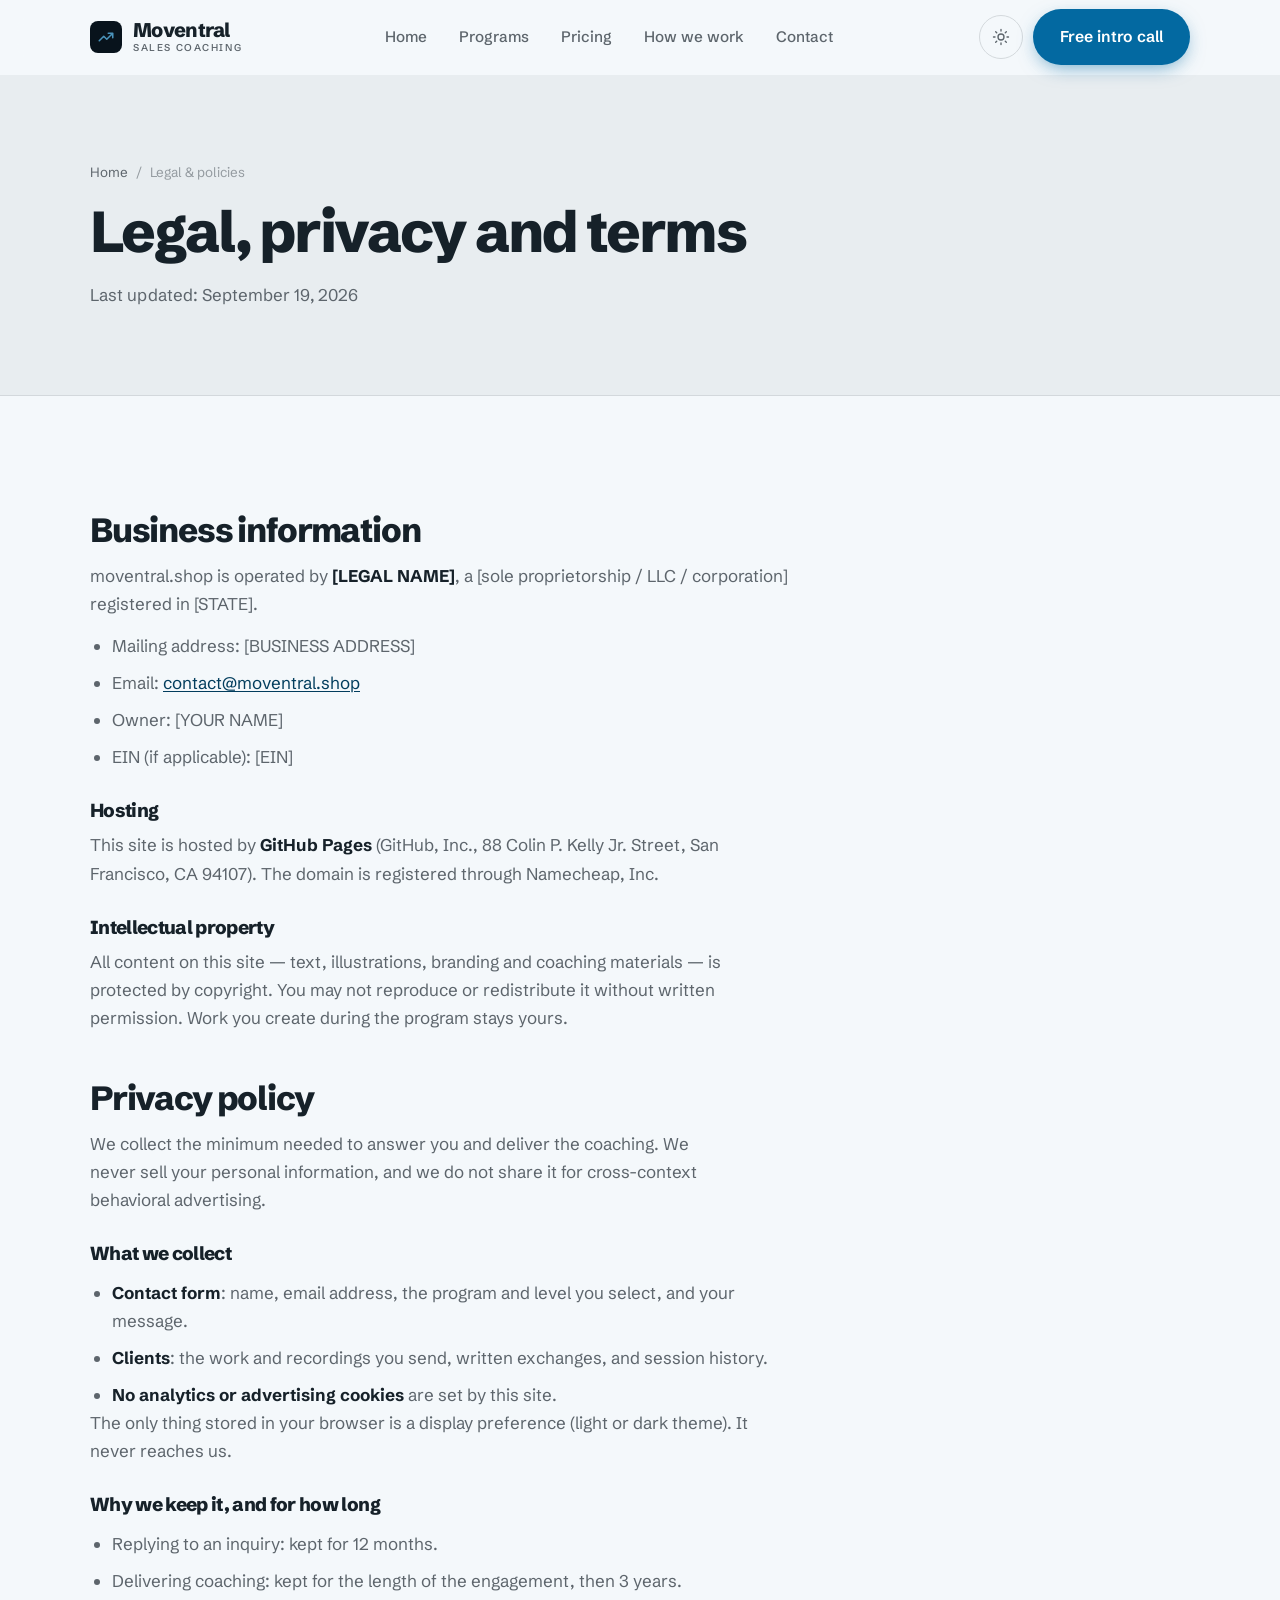
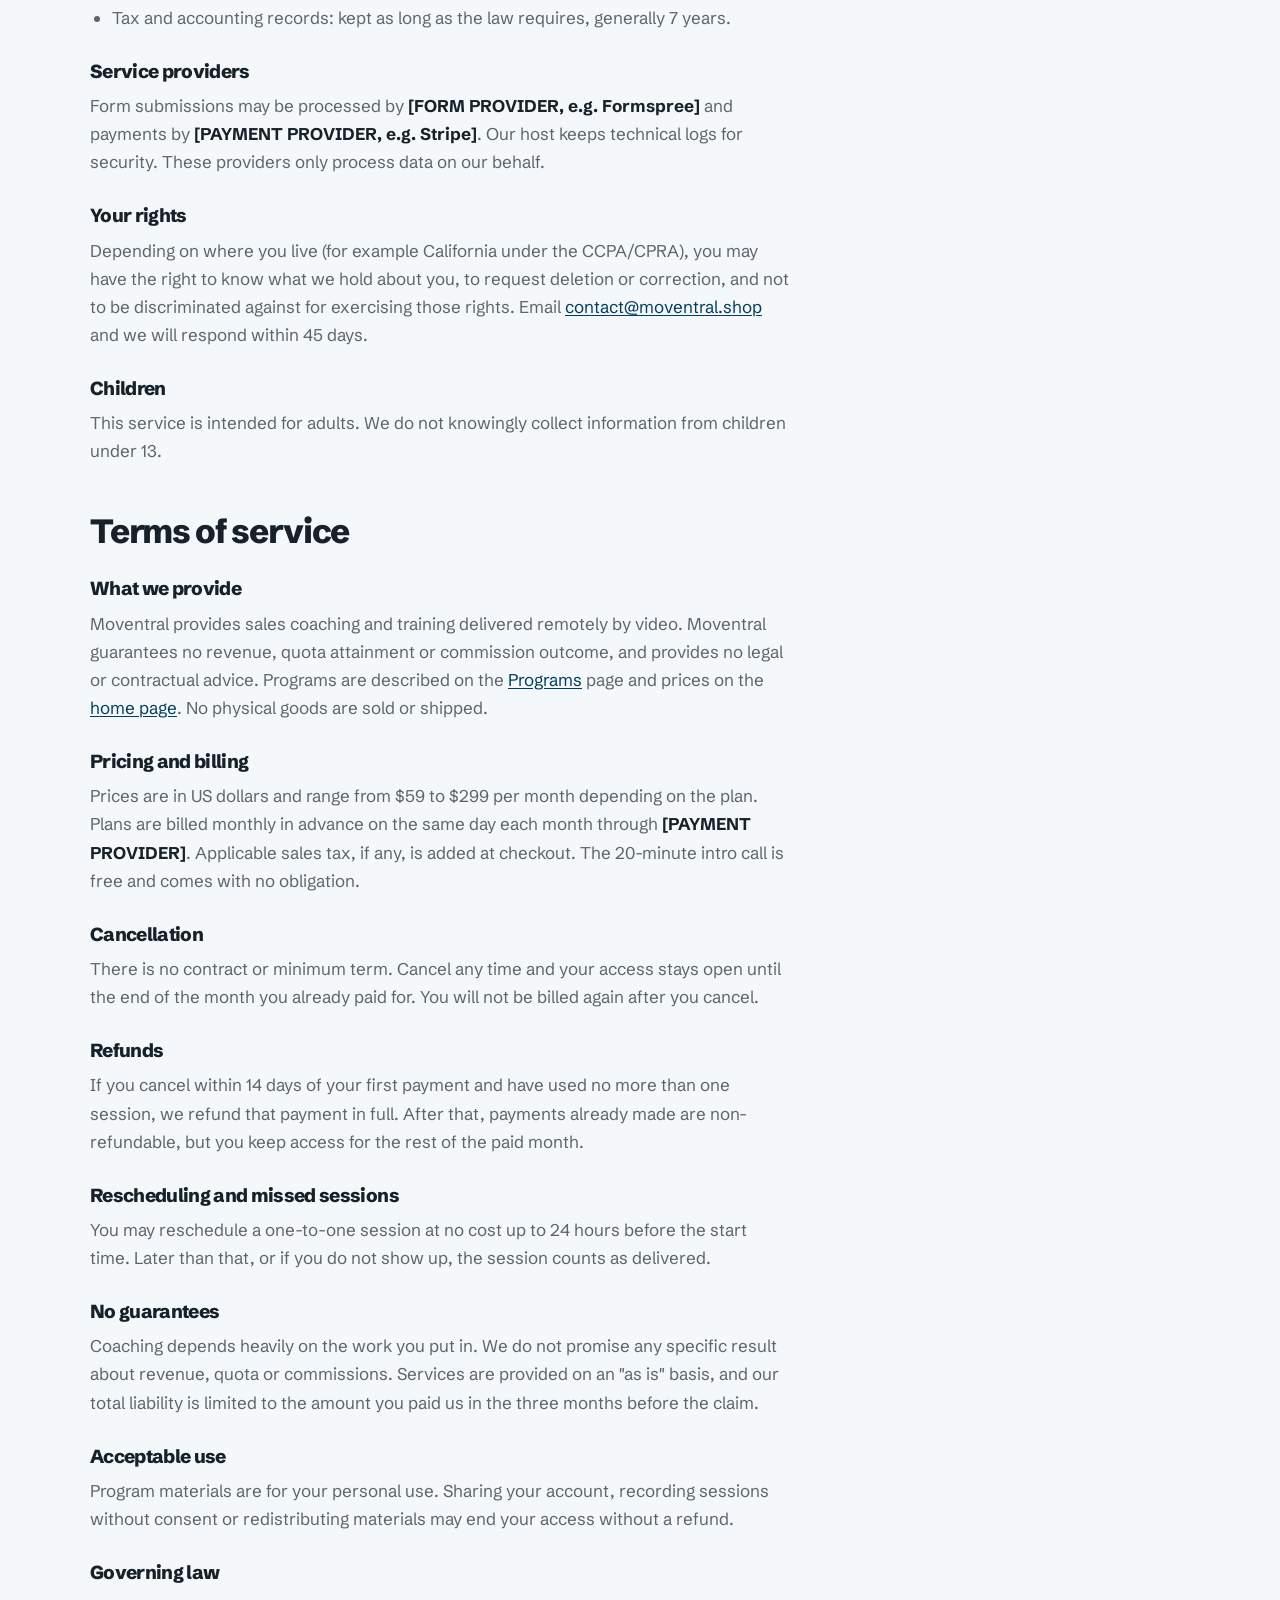
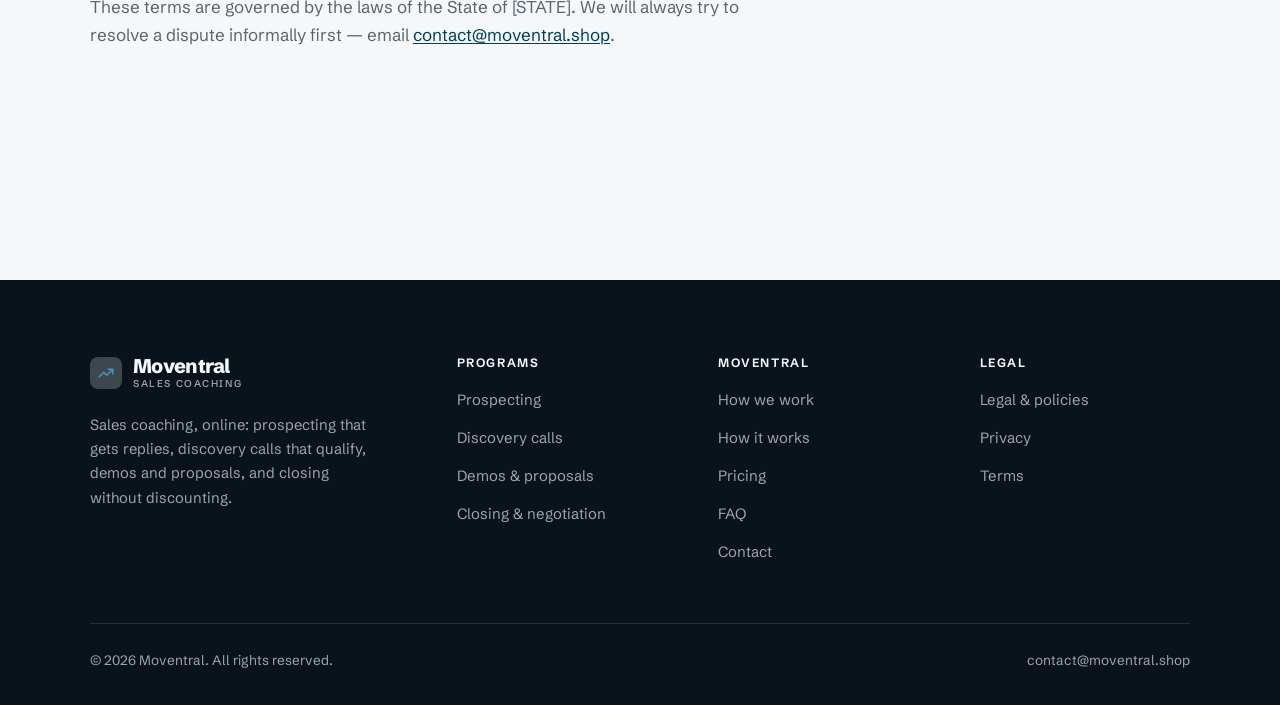
<file: legal.html>
<!DOCTYPE html>
<html lang="en" class="no-js">
<head>
<meta charset="utf-8">
<meta name="viewport" content="width=device-width, initial-scale=1">
<title>Legal, privacy and terms — Moventral</title>
<meta name="description" content="Business information, privacy policy and terms of service for Moventral.">
<meta name="robots" content="noindex">

<meta property="og:type" content="website">
<meta property="og:url" content="https://moventral.shop/legal.html">
<meta property="og:site_name" content="Moventral">
<meta property="og:locale" content="en_US">
<meta property="og:title" content="Legal, privacy and terms — Moventral">
<meta property="og:description" content="Business information, privacy policy and terms of service for Moventral.">
<meta name="theme-color" content="#08131c">

<link rel="icon" href="assets/img/favicon.svg" type="image/svg+xml">
<link rel="preconnect" href="https://fonts.googleapis.com">
<link rel="preconnect" href="https://fonts.gstatic.com" crossorigin>
<link rel="stylesheet" href="https://fonts.googleapis.com/css2?family=Schibsted+Grotesk:wght@400..800&display=swap">
<link rel="stylesheet" href="assets/css/style.css">

<!-- Thème appliqué avant le premier rendu (évite le flash) -->
<script>
document.documentElement.classList.remove('no-js');
(function(){try{var t=localStorage.getItem('site-theme');if(t){document.documentElement.setAttribute('data-theme',t);}}catch(e){}})();
</script>
</head>

<body>
<a class="skip-link" href="#main">Skip to main content</a>

<header class="site-header">
  <nav class="wrap nav" aria-label="Main navigation">
    <a class="brand" href="index.html">
      <svg class="brand__mark" viewBox="0 0 64 64" aria-hidden="true">
        <rect class="bm-bg" width="64" height="64" rx="16"/>
        <g class="bm-ic" transform="translate(14 14) scale(1.5)" fill="none" stroke-width="2.1" stroke-linecap="round" stroke-linejoin="round"><path d="M3 17l6-6 4 4 8-8M15 7h6v6"/></g>
      </svg>
      <span>Moventral<span class="brand__sub">Sales coaching</span></span>
    </a>

    <ul class="nav__links" id="nav-links">
      <li><a href="index.html">Home</a></li>
      <li><a href="programs.html">Programs</a></li>
      <li><a href="index.html#pricing">Pricing</a></li>
      <li><a href="about.html">How we work</a></li>
      <li><a href="contact.html">Contact</a></li>
      <li><a class="btn btn--primary" href="contact.html">Free intro call</a></li>
    </ul>

    <div class="nav__cta">
      <button class="theme-toggle" type="button" aria-label="Switch to dark theme">
        <svg class="icon-sun" viewBox="0 0 24 24" fill="none" stroke="currentColor" stroke-width="1.8" stroke-linecap="round" aria-hidden="true"><circle cx="12" cy="12" r="4"/><path d="M12 2v2m0 16v2M2 12h2m16 0h2M4.9 4.9l1.4 1.4m11.4 11.4 1.4 1.4M19.1 4.9l-1.4 1.4M6.3 17.7l-1.4 1.4"/></svg>
        <svg class="icon-moon" viewBox="0 0 24 24" fill="none" stroke="currentColor" stroke-width="1.8" stroke-linecap="round" stroke-linejoin="round" aria-hidden="true"><path d="M21 12.8A9 9 0 1 1 11.2 3a7 7 0 0 0 9.8 9.8z"/></svg>
      </button>
      <a class="btn btn--primary" href="contact.html">Free intro call</a>
      <button class="nav__toggle" type="button" aria-expanded="false" aria-controls="nav-links" aria-label="Open menu">
        <svg class="icon-open" viewBox="0 0 24 24" fill="none" stroke="currentColor" stroke-width="2" stroke-linecap="round" aria-hidden="true"><path d="M3 6h18M3 12h18M3 18h18"/></svg>
        <svg class="icon-close" viewBox="0 0 24 24" fill="none" stroke="currentColor" stroke-width="2" stroke-linecap="round" aria-hidden="true"><path d="M6 6l12 12M18 6L6 18"/></svg>
      </button>
    </div>
  </nav>
</header>

<main id="main">

<section class="page-head">
  <div class="wrap">
    <nav class="breadcrumb" aria-label="Breadcrumb">
      <a href="index.html">Home</a><span>/</span><span aria-current="page">Legal &amp; policies</span>
    </nav>
    <h1>Legal, privacy and terms</h1>
    <p>Last updated: <time datetime="2026-09-19">September 19, 2026</time></p>
  </div>
</section>

<section class="section wrap">
  <div class="prose">

    <!--
      TO DO: this is a skeleton, not legal advice. Replace every [BRACKET] with
      your real details before selling, and have a lawyer review it if you can.
      Consumer protection rules differ by state.
    -->

    <h2 id="business">Business information</h2>
    <p>
      moventral.shop is operated by <strong>[LEGAL NAME]</strong>, a [sole proprietorship / LLC / corporation]
      registered in [STATE].
    </p>
    <ul>
      <li>Mailing address: [BUSINESS ADDRESS]</li>
      <li>Email: <a href="mailto:contact@moventral.shop">contact@moventral.shop</a></li>
      <li>Owner: [YOUR NAME]</li>
      <li>EIN (if applicable): [EIN]</li>
    </ul>

    <h3>Hosting</h3>
    <p>
      This site is hosted by <strong>GitHub Pages</strong> (GitHub, Inc., 88 Colin P. Kelly Jr. Street,
      San Francisco, CA 94107). The domain is registered through Namecheap, Inc.
    </p>

    <h3>Intellectual property</h3>
    <p>
      All content on this site — text, illustrations, branding and coaching materials — is protected by
      copyright. You may not reproduce or redistribute it without written permission. Work you create during
      the program stays yours.
    </p>

    <h2 id="privacy">Privacy policy</h2>
    <p>
      We collect the minimum needed to answer you and deliver the coaching. We never sell your personal
      information, and we do not share it for cross-context behavioral advertising.
    </p>
    <h3>What we collect</h3>
    <ul>
      <li><strong>Contact form</strong>: name, email address, the program and level you select, and your message.</li>
      <li><strong>Clients</strong>: the work and recordings you send, written exchanges, and session history.</li>
      <li><strong>No analytics or advertising cookies</strong> are set by this site.</li>
    </ul>
    <p>
      The only thing stored in your browser is a display preference (light or dark theme). It never reaches us.
    </p>
    <h3>Why we keep it, and for how long</h3>
    <ul>
      <li>Replying to an inquiry: kept for 12 months.</li>
      <li>Delivering coaching: kept for the length of the engagement, then 3 years.</li>
      <li>Tax and accounting records: kept as long as the law requires, generally 7 years.</li>
    </ul>
    <h3>Service providers</h3>
    <p>
      Form submissions may be processed by <strong>[FORM PROVIDER, e.g. Formspree]</strong> and payments by
      <strong>[PAYMENT PROVIDER, e.g. Stripe]</strong>. Our host keeps technical logs for security. These
      providers only process data on our behalf.
    </p>
    <h3>Your rights</h3>
    <p>
      Depending on where you live (for example California under the CCPA/CPRA), you may have the right to
      know what we hold about you, to request deletion or correction, and not to be discriminated against for
      exercising those rights. Email <a href="mailto:contact@moventral.shop">contact@moventral.shop</a> and we will respond within 45 days.
    </p>
    <h3>Children</h3>
    <p>
      This service is intended for adults. We do not knowingly collect information from children under 13.
    </p>

    <h2 id="terms">Terms of service</h2>
    <h3>What we provide</h3>
    <p>
      Moventral provides sales coaching and training delivered remotely by video. Moventral guarantees no revenue, quota attainment or commission outcome, and provides no legal or contractual advice. Programs are described on the
      <a href="programs.html">Programs</a> page and prices on the <a href="index.html#pricing">home page</a>.
      No physical goods are sold or shipped.
    </p>
    <h3>Pricing and billing</h3>
    <p>
      Prices are in US dollars and range from $59 to $299 per month
      depending on the plan. Plans are billed monthly in advance on the same day each month through
      <strong>[PAYMENT PROVIDER]</strong>. Applicable sales tax, if any, is added at checkout.
      The 20-minute intro call is free and comes with no obligation.
    </p>
    <h3>Cancellation</h3>
    <p>
      There is no contract or minimum term. Cancel any time and your access stays open until the end of the
      month you already paid for. You will not be billed again after you cancel.
    </p>
    <h3>Refunds</h3>
    <p>
      If you cancel within 14 days of your first payment and have used no more than one session, we refund
      that payment in full. After that, payments already made are non-refundable, but you keep access for the
      rest of the paid month.
    </p>
    <h3>Rescheduling and missed sessions</h3>
    <p>
      You may reschedule a one-to-one session at no cost up to 24 hours before the start time. Later than
      that, or if you do not show up, the session counts as delivered.
    </p>
    <h3>No guarantees</h3>
    <p>
      Coaching depends heavily on the work you put in. We do not promise any specific result
      about revenue, quota or commissions. Services are provided on an "as is" basis, and our total
      liability is limited to the amount you paid us in the three months before the claim.
    </p>
    <h3>Acceptable use</h3>
    <p>
      Program materials are for your personal use. Sharing your account, recording sessions without consent
      or redistributing materials may end your access without a refund.
    </p>
    <h3>Governing law</h3>
    <p>
      These terms are governed by the laws of the State of [STATE]. We will always try to resolve a dispute
      informally first — email <a href="mailto:contact@moventral.shop">contact@moventral.shop</a>.
    </p>

  </div>
</section>

</main>

<footer class="site-footer">
  <div class="wrap">
    <div class="footer__grid">
      <div class="footer__brand">
        <a class="brand" href="index.html">
          <svg class="brand__mark" viewBox="0 0 64 64" aria-hidden="true">
        <rect class="bm-bg" width="64" height="64" rx="16"/>
        <g class="bm-ic" transform="translate(14 14) scale(1.5)" fill="none" stroke-width="2.1" stroke-linecap="round" stroke-linejoin="round"><path d="M3 17l6-6 4 4 8-8M15 7h6v6"/></g>
      </svg>
          <span>Moventral<span class="brand__sub">Sales coaching</span></span>
        </a>
        <p>Sales coaching, online: prospecting that gets replies, discovery calls that qualify, demos and proposals, and closing without discounting.</p>
      </div>

      <div class="footer__col">
        <h4>Programs</h4>
        <ul>
          <li><a href="programs.html#prospecting">Prospecting</a></li>
          <li><a href="programs.html#discovery">Discovery calls</a></li>
          <li><a href="programs.html#demos">Demos &amp; proposals</a></li>
          <li><a href="programs.html#closing">Closing &amp; negotiation</a></li>
        </ul>
      </div>

      <div class="footer__col">
        <h4>Moventral</h4>
        <ul>
          <li><a href="about.html">How we work</a></li>
          <li><a href="index.html#how-it-works">How it works</a></li>
          <li><a href="index.html#pricing">Pricing</a></li>
          <li><a href="index.html#faq">FAQ</a></li>
          <li><a href="contact.html">Contact</a></li>
        </ul>
      </div>

      <div class="footer__col">
        <h4>Legal</h4>
        <ul>
          <li><a href="legal.html">Legal &amp; policies</a></li>
          <li><a href="legal.html#privacy">Privacy</a></li>
          <li><a href="legal.html#terms">Terms</a></li>
        </ul>
      </div>
    </div>

    <div class="footer__bottom">
      <p>© <span data-year>2026</span> Moventral. All rights reserved.</p>
      <p><a href="mailto:contact@moventral.shop">contact@moventral.shop</a></p>
    </div>
  </div>
</footer>

<script src="assets/js/main.js" defer></script>
</body>
</html>
</file>
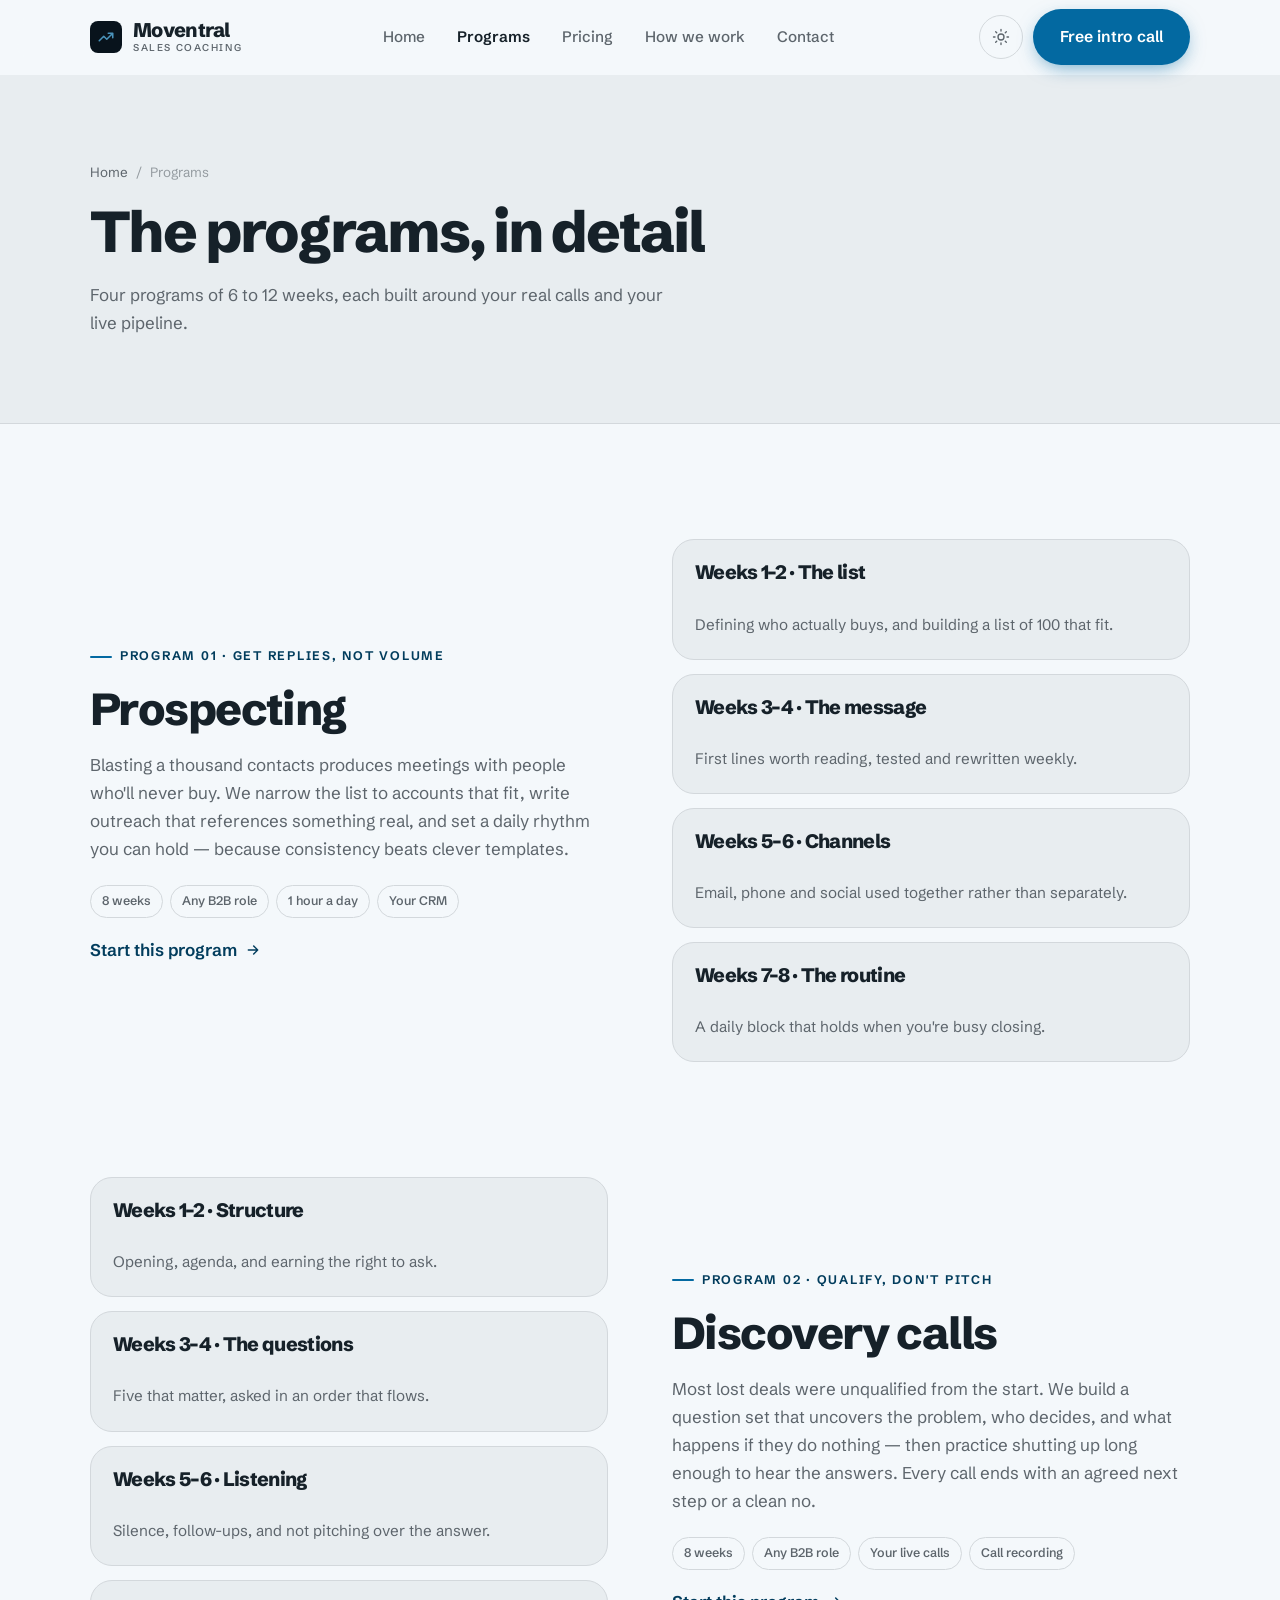
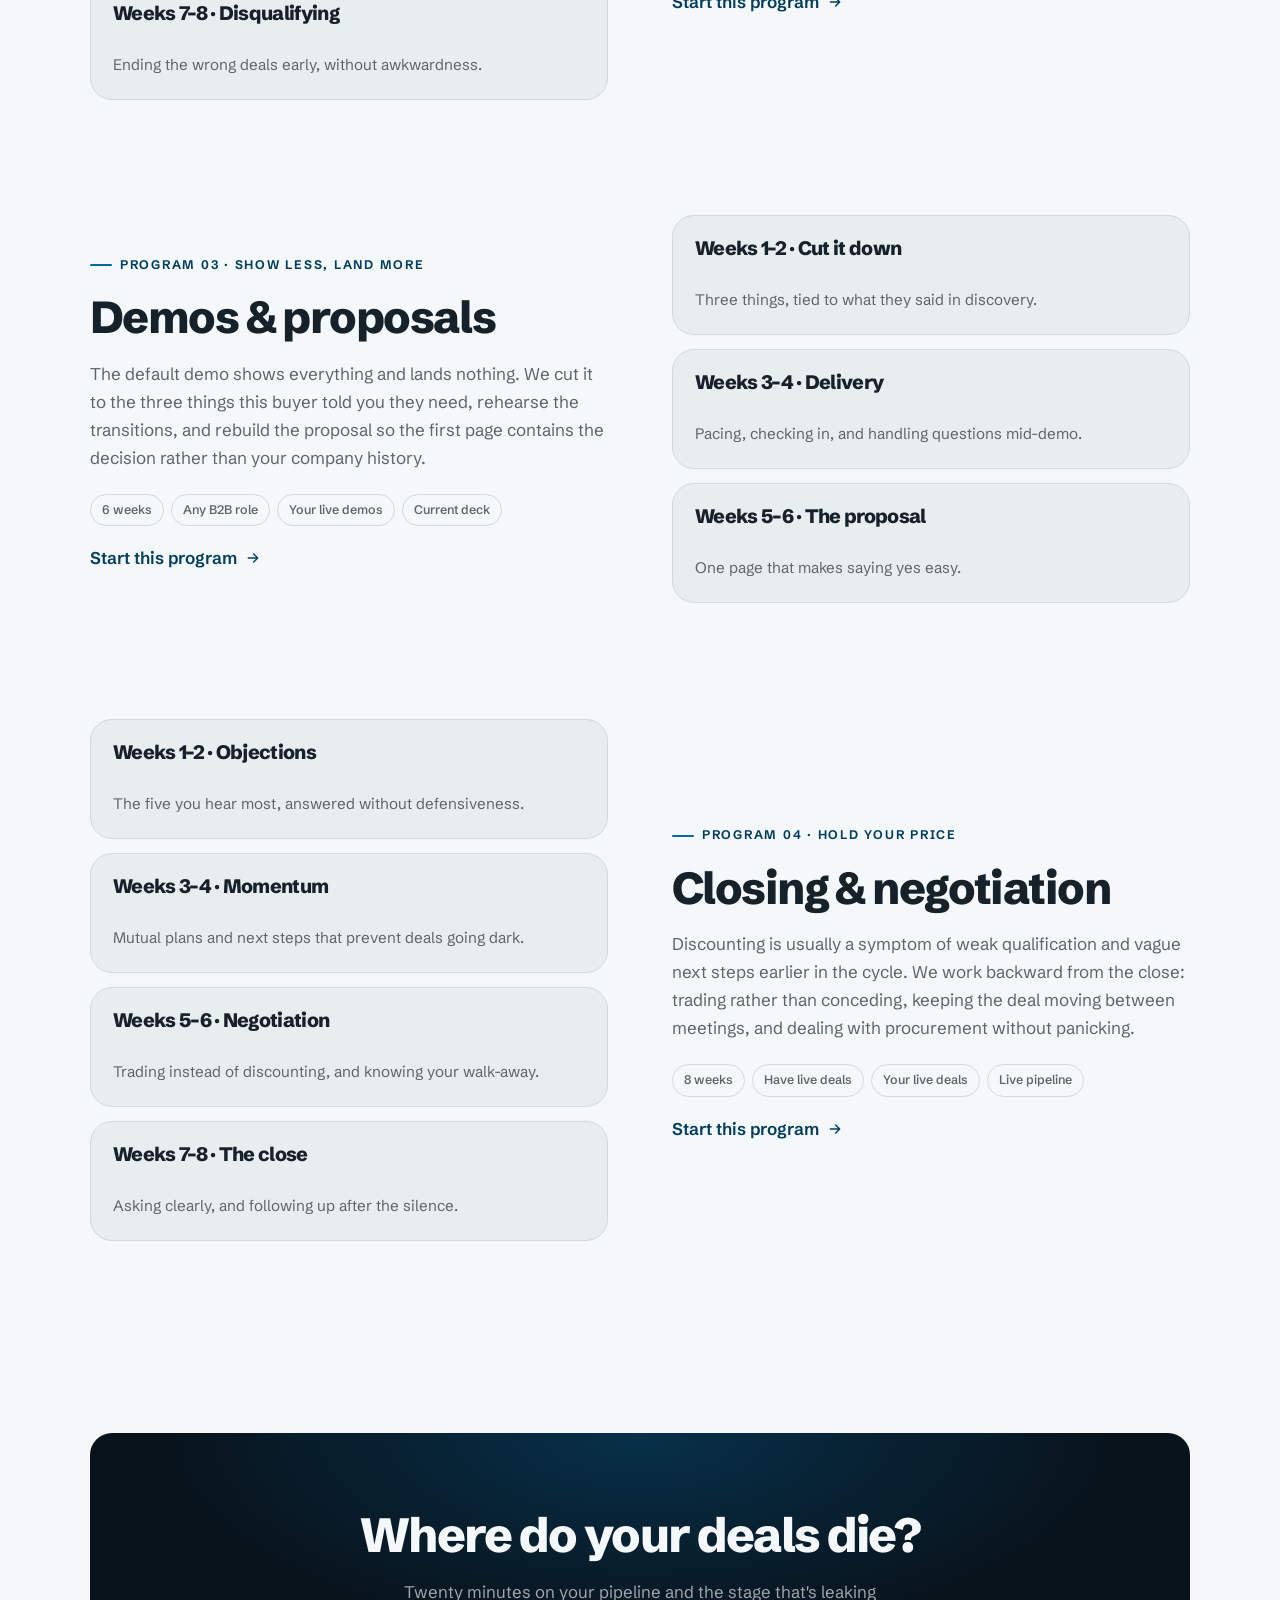
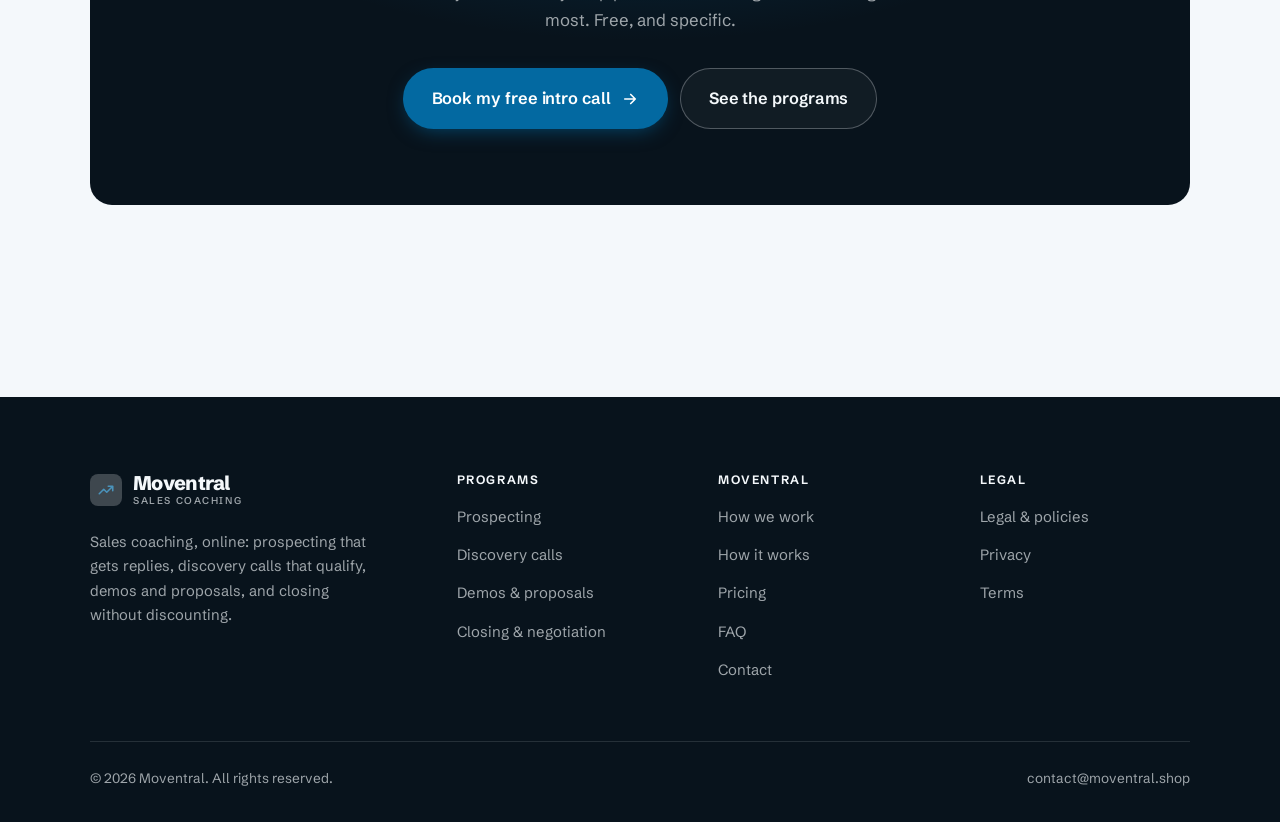
<file: programs.html>
<!DOCTYPE html>
<html lang="en" class="no-js">
<head>
<meta charset="utf-8">
<meta name="viewport" content="width=device-width, initial-scale=1">
<title>Programs — Moventral</title>
<meta name="description" content="Sales coaching programs: prospecting, discovery calls, demos and proposals, closing and negotiation. Week by week.">
<link rel="canonical" href="https://moventral.shop/programs.html">

<meta property="og:type" content="website">
<meta property="og:url" content="https://moventral.shop/programs.html">
<meta property="og:site_name" content="Moventral">
<meta property="og:locale" content="en_US">
<meta property="og:title" content="Programs — Moventral">
<meta property="og:description" content="Sales coaching programs: prospecting, discovery calls, demos and proposals, closing and negotiation. Week by week.">
<meta name="theme-color" content="#08131c">

<link rel="icon" href="assets/img/favicon.svg" type="image/svg+xml">
<link rel="preconnect" href="https://fonts.googleapis.com">
<link rel="preconnect" href="https://fonts.gstatic.com" crossorigin>
<link rel="stylesheet" href="https://fonts.googleapis.com/css2?family=Schibsted+Grotesk:wght@400..800&display=swap">
<link rel="stylesheet" href="assets/css/style.css">

<!-- Thème appliqué avant le premier rendu (évite le flash) -->
<script>
document.documentElement.classList.remove('no-js');
(function(){try{var t=localStorage.getItem('site-theme');if(t){document.documentElement.setAttribute('data-theme',t);}}catch(e){}})();
</script>
</head>

<body>
<a class="skip-link" href="#main">Skip to main content</a>

<header class="site-header">
  <nav class="wrap nav" aria-label="Main navigation">
    <a class="brand" href="index.html">
      <svg class="brand__mark" viewBox="0 0 64 64" aria-hidden="true">
        <rect class="bm-bg" width="64" height="64" rx="16"/>
        <g class="bm-ic" transform="translate(14 14) scale(1.5)" fill="none" stroke-width="2.1" stroke-linecap="round" stroke-linejoin="round"><path d="M3 17l6-6 4 4 8-8M15 7h6v6"/></g>
      </svg>
      <span>Moventral<span class="brand__sub">Sales coaching</span></span>
    </a>

    <ul class="nav__links" id="nav-links">
      <li><a href="index.html">Home</a></li>
      <li><a href="programs.html" aria-current="page">Programs</a></li>
      <li><a href="index.html#pricing">Pricing</a></li>
      <li><a href="about.html">How we work</a></li>
      <li><a href="contact.html">Contact</a></li>
      <li><a class="btn btn--primary" href="contact.html">Free intro call</a></li>
    </ul>

    <div class="nav__cta">
      <button class="theme-toggle" type="button" aria-label="Switch to dark theme">
        <svg class="icon-sun" viewBox="0 0 24 24" fill="none" stroke="currentColor" stroke-width="1.8" stroke-linecap="round" aria-hidden="true"><circle cx="12" cy="12" r="4"/><path d="M12 2v2m0 16v2M2 12h2m16 0h2M4.9 4.9l1.4 1.4m11.4 11.4 1.4 1.4M19.1 4.9l-1.4 1.4M6.3 17.7l-1.4 1.4"/></svg>
        <svg class="icon-moon" viewBox="0 0 24 24" fill="none" stroke="currentColor" stroke-width="1.8" stroke-linecap="round" stroke-linejoin="round" aria-hidden="true"><path d="M21 12.8A9 9 0 1 1 11.2 3a7 7 0 0 0 9.8 9.8z"/></svg>
      </button>
      <a class="btn btn--primary" href="contact.html">Free intro call</a>
      <button class="nav__toggle" type="button" aria-expanded="false" aria-controls="nav-links" aria-label="Open menu">
        <svg class="icon-open" viewBox="0 0 24 24" fill="none" stroke="currentColor" stroke-width="2" stroke-linecap="round" aria-hidden="true"><path d="M3 6h18M3 12h18M3 18h18"/></svg>
        <svg class="icon-close" viewBox="0 0 24 24" fill="none" stroke="currentColor" stroke-width="2" stroke-linecap="round" aria-hidden="true"><path d="M6 6l12 12M18 6L6 18"/></svg>
      </button>
    </div>
  </nav>
</header>

<main id="main">

<section class="page-head">
  <div class="wrap">
    <nav class="breadcrumb" aria-label="Breadcrumb">
      <a href="index.html">Home</a><span>/</span><span aria-current="page">Programs</span>
    </nav>
    <h1>The programs, in detail</h1>
    <p>Four programs of 6 to 12 weeks, each built around your real calls and your live pipeline.</p>
  </div>
</section>

<section class="section wrap" id="prospecting">
  <div class="split reveal">
    <div>
      <span class="eyebrow">Program 01 · Get replies, not volume</span>
      <h2>Prospecting</h2>
      <p>Blasting a thousand contacts produces meetings with people who'll never buy. We narrow the list to accounts that fit, write outreach that references something real, and set a daily rhythm you can hold — because consistency beats clever templates.</p>
      <ul class="tags"><li>8 weeks</li><li>Any B2B role</li><li>1 hour a day</li><li>Your CRM</li></ul>
      <p><a class="arrow-link" href="contact.html">Start this program <svg viewBox="0 0 24 24" fill="none" stroke="currentColor" stroke-width="2.2" stroke-linecap="round" stroke-linejoin="round" aria-hidden="true"><path d="M5 12h14M13 6l6 6-6 6"/></svg></a></p>
    </div>
    <div class="grid grid--2 grid--tight">
      <article class="card card--sm">
        <h3>Weeks 1–2 · The list</h3>
        <p>Defining who actually buys, and building a list of 100 that fit.</p>
      </article>
      <article class="card card--sm">
        <h3>Weeks 3–4 · The message</h3>
        <p>First lines worth reading, tested and rewritten weekly.</p>
      </article>
      <article class="card card--sm">
        <h3>Weeks 5–6 · Channels</h3>
        <p>Email, phone and social used together rather than separately.</p>
      </article>
      <article class="card card--sm">
        <h3>Weeks 7–8 · The routine</h3>
        <p>A daily block that holds when you're busy closing.</p>
      </article>
    </div>
  </div>
</section>

<section class="section section--flush wrap" id="discovery">
  <div class="split reveal">
    <div class="grid grid--2 grid--tight">
      <article class="card card--sm">
        <h3>Weeks 1–2 · Structure</h3>
        <p>Opening, agenda, and earning the right to ask.</p>
      </article>
      <article class="card card--sm">
        <h3>Weeks 3–4 · The questions</h3>
        <p>Five that matter, asked in an order that flows.</p>
      </article>
      <article class="card card--sm">
        <h3>Weeks 5–6 · Listening</h3>
        <p>Silence, follow-ups, and not pitching over the answer.</p>
      </article>
      <article class="card card--sm">
        <h3>Weeks 7–8 · Disqualifying</h3>
        <p>Ending the wrong deals early, without awkwardness.</p>
      </article>
    </div>
    <div>
      <span class="eyebrow">Program 02 · Qualify, don't pitch</span>
      <h2>Discovery calls</h2>
      <p>Most lost deals were unqualified from the start. We build a question set that uncovers the problem, who decides, and what happens if they do nothing — then practice shutting up long enough to hear the answers. Every call ends with an agreed next step or a clean no.</p>
      <ul class="tags"><li>8 weeks</li><li>Any B2B role</li><li>Your live calls</li><li>Call recording</li></ul>
      <p><a class="arrow-link" href="contact.html">Start this program <svg viewBox="0 0 24 24" fill="none" stroke="currentColor" stroke-width="2.2" stroke-linecap="round" stroke-linejoin="round" aria-hidden="true"><path d="M5 12h14M13 6l6 6-6 6"/></svg></a></p>
    </div>
  </div>
</section>

<section class="section section--flush wrap" id="demos">
  <div class="split reveal">
    <div>
      <span class="eyebrow">Program 03 · Show less, land more</span>
      <h2>Demos &amp; proposals</h2>
      <p>The default demo shows everything and lands nothing. We cut it to the three things this buyer told you they need, rehearse the transitions, and rebuild the proposal so the first page contains the decision rather than your company history.</p>
      <ul class="tags"><li>6 weeks</li><li>Any B2B role</li><li>Your live demos</li><li>Current deck</li></ul>
      <p><a class="arrow-link" href="contact.html">Start this program <svg viewBox="0 0 24 24" fill="none" stroke="currentColor" stroke-width="2.2" stroke-linecap="round" stroke-linejoin="round" aria-hidden="true"><path d="M5 12h14M13 6l6 6-6 6"/></svg></a></p>
    </div>
    <div class="grid grid--2 grid--tight">
      <article class="card card--sm">
        <h3>Weeks 1–2 · Cut it down</h3>
        <p>Three things, tied to what they said in discovery.</p>
      </article>
      <article class="card card--sm">
        <h3>Weeks 3–4 · Delivery</h3>
        <p>Pacing, checking in, and handling questions mid-demo.</p>
      </article>
      <article class="card card--sm">
        <h3>Weeks 5–6 · The proposal</h3>
        <p>One page that makes saying yes easy.</p>
      </article>
    </div>
  </div>
</section>

<section class="section section--flush wrap" id="closing">
  <div class="split reveal">
    <div class="grid grid--2 grid--tight">
      <article class="card card--sm">
        <h3>Weeks 1–2 · Objections</h3>
        <p>The five you hear most, answered without defensiveness.</p>
      </article>
      <article class="card card--sm">
        <h3>Weeks 3–4 · Momentum</h3>
        <p>Mutual plans and next steps that prevent deals going dark.</p>
      </article>
      <article class="card card--sm">
        <h3>Weeks 5–6 · Negotiation</h3>
        <p>Trading instead of discounting, and knowing your walk-away.</p>
      </article>
      <article class="card card--sm">
        <h3>Weeks 7–8 · The close</h3>
        <p>Asking clearly, and following up after the silence.</p>
      </article>
    </div>
    <div>
      <span class="eyebrow">Program 04 · Hold your price</span>
      <h2>Closing &amp; negotiation</h2>
      <p>Discounting is usually a symptom of weak qualification and vague next steps earlier in the cycle. We work backward from the close: trading rather than conceding, keeping the deal moving between meetings, and dealing with procurement without panicking.</p>
      <ul class="tags"><li>8 weeks</li><li>Have live deals</li><li>Your live deals</li><li>Live pipeline</li></ul>
      <p><a class="arrow-link" href="contact.html">Start this program <svg viewBox="0 0 24 24" fill="none" stroke="currentColor" stroke-width="2.2" stroke-linecap="round" stroke-linejoin="round" aria-hidden="true"><path d="M5 12h14M13 6l6 6-6 6"/></svg></a></p>
    </div>
  </div>
</section>

<section class="wrap section--tight">
  <div class="cta-band reveal">
    <h2>Where do your deals die?</h2>
    <p>Twenty minutes on your pipeline and the stage that's leaking most. Free, and specific.</p>
    <div class="hero__actions">
      <a class="btn btn--primary btn--lg" href="contact.html">Book my free intro call <svg viewBox="0 0 24 24" fill="none" stroke="currentColor" stroke-width="2.2" stroke-linecap="round" stroke-linejoin="round" aria-hidden="true"><path d="M5 12h14M13 6l6 6-6 6"/></svg></a>
      <a class="btn btn--on-dark btn--lg" href="programs.html">See the programs</a>
    </div>
  </div>
</section>

</main>

<footer class="site-footer">
  <div class="wrap">
    <div class="footer__grid">
      <div class="footer__brand">
        <a class="brand" href="index.html">
          <svg class="brand__mark" viewBox="0 0 64 64" aria-hidden="true">
        <rect class="bm-bg" width="64" height="64" rx="16"/>
        <g class="bm-ic" transform="translate(14 14) scale(1.5)" fill="none" stroke-width="2.1" stroke-linecap="round" stroke-linejoin="round"><path d="M3 17l6-6 4 4 8-8M15 7h6v6"/></g>
      </svg>
          <span>Moventral<span class="brand__sub">Sales coaching</span></span>
        </a>
        <p>Sales coaching, online: prospecting that gets replies, discovery calls that qualify, demos and proposals, and closing without discounting.</p>
      </div>

      <div class="footer__col">
        <h4>Programs</h4>
        <ul>
          <li><a href="programs.html#prospecting">Prospecting</a></li>
          <li><a href="programs.html#discovery">Discovery calls</a></li>
          <li><a href="programs.html#demos">Demos &amp; proposals</a></li>
          <li><a href="programs.html#closing">Closing &amp; negotiation</a></li>
        </ul>
      </div>

      <div class="footer__col">
        <h4>Moventral</h4>
        <ul>
          <li><a href="about.html">How we work</a></li>
          <li><a href="index.html#how-it-works">How it works</a></li>
          <li><a href="index.html#pricing">Pricing</a></li>
          <li><a href="index.html#faq">FAQ</a></li>
          <li><a href="contact.html">Contact</a></li>
        </ul>
      </div>

      <div class="footer__col">
        <h4>Legal</h4>
        <ul>
          <li><a href="legal.html">Legal &amp; policies</a></li>
          <li><a href="legal.html#privacy">Privacy</a></li>
          <li><a href="legal.html#terms">Terms</a></li>
        </ul>
      </div>
    </div>

    <div class="footer__bottom">
      <p>© <span data-year>2026</span> Moventral. All rights reserved.</p>
      <p><a href="mailto:contact@moventral.shop">contact@moventral.shop</a></p>
    </div>
  </div>
</footer>

<script src="assets/js/main.js" defer></script>
</body>
</html>
</file>
<file: assets/css/style.css>
/* Moventral — couleurs et polices de la marque.
   Modifier ces valeurs suffit à changer l'identité visuelle de tout le site. */
:root {
  --c-accent:    #0369a1;
  --c-on-accent: #ffffff;
  --c-ink:       #08131c;
  --c-paper:     #f4f8fb;

  --accent-ink-light: color-mix(in srgb, var(--c-accent) 58%, black);
  --accent-on-dark:   color-mix(in srgb, var(--c-accent) 72%, white);

  --font-display: "Schibsted Grotesk", system-ui, -apple-system, "Segoe UI", sans-serif;
  --font-body: "Schibsted Grotesk", system-ui, -apple-system, "Segoe UI", sans-serif;
  --display-weight: 800;
  --display-tracking: -.035em;
}

/* ==========================================================================
   Feuille de style commune aux sites de coaching
   Les couleurs de marque (--c-accent, --c-on-accent, --c-ink, --c-paper) et
   les polices sont définies juste au-dessus, par site. Tout le reste en dérive.
   ========================================================================== */

/* --------------------------------------------------------------------------
   1. Tokens dérivés
   -------------------------------------------------------------------------- */

:root {
  /* Thème clair */
  --paper:      var(--c-paper);
  --paper-2:    color-mix(in srgb, var(--c-paper) 95%, var(--c-ink));
  --paper-3:    color-mix(in srgb, var(--c-paper) 89%, var(--c-ink));
  --line:       color-mix(in srgb, var(--c-paper) 86%, var(--c-ink));
  --text:       color-mix(in srgb, var(--c-ink) 94%, var(--c-paper));
  --muted:      color-mix(in srgb, var(--c-ink) 64%, var(--c-paper));
  --accent:     var(--c-accent);
  --accent-600: color-mix(in srgb, var(--c-accent) 86%, black);
  --accent-ink: var(--accent-ink-light);
  --on-accent:  var(--c-on-accent);
  --ink:        var(--c-ink);
  --ink-soft:   color-mix(in srgb, var(--c-ink) 90%, white);
  --on-ink:     var(--c-paper);
  --on-ink-mut: color-mix(in srgb, var(--c-paper) 64%, var(--c-ink));
  --brand-bg:   var(--c-ink);

  /* Rayons */
  --r-sm: 8px;
  --r-md: 14px;
  --r-lg: 22px;
  --r-full: 999px;

  /* Ombres */
  --sh-1: 0 1px 2px rgba(0, 0, 0, .05), 0 2px 8px rgba(0, 0, 0, .04);
  --sh-2: 0 2px 4px rgba(0, 0, 0, .05), 0 12px 32px rgba(0, 0, 0, .09);
  --sh-3: 0 4px 8px rgba(0, 0, 0, .06), 0 24px 56px rgba(0, 0, 0, .14);

  /* Rythme */
  --gutter: clamp(16px, 4vw, 40px);
  --maxw: 1180px;
  --section-y: clamp(64px, 9vw, 124px);

  --ease: cubic-bezier(.22, .61, .36, 1);
}

/* Thème sombre — suit le système, sauf si l'utilisateur a choisi « clair » */
@media (prefers-color-scheme: dark) {
  :root:not([data-theme="light"]) {
    --paper:      var(--c-ink);
    --paper-2:    color-mix(in srgb, var(--c-ink) 92%, white);
    --paper-3:    color-mix(in srgb, var(--c-ink) 86%, white);
    --line:       color-mix(in srgb, var(--c-ink) 80%, white);
    --text:       color-mix(in srgb, var(--c-paper) 94%, var(--c-ink));
    --muted:      color-mix(in srgb, var(--c-paper) 66%, var(--c-ink));
    --accent-ink: var(--accent-on-dark);
    --ink:        color-mix(in srgb, var(--c-ink) 72%, black);
    --brand-bg:   color-mix(in srgb, var(--c-ink) 80%, white);
    --sh-1: 0 1px 2px rgba(0, 0, 0, .4), 0 2px 8px rgba(0, 0, 0, .3);
    --sh-2: 0 2px 4px rgba(0, 0, 0, .4), 0 12px 32px rgba(0, 0, 0, .45);
    --sh-3: 0 4px 8px rgba(0, 0, 0, .45), 0 24px 56px rgba(0, 0, 0, .55);
  }
}

/* Thème sombre — choix explicite */
:root[data-theme="dark"] {
  --paper:      var(--c-ink);
  --paper-2:    color-mix(in srgb, var(--c-ink) 92%, white);
  --paper-3:    color-mix(in srgb, var(--c-ink) 86%, white);
  --line:       color-mix(in srgb, var(--c-ink) 80%, white);
  --text:       color-mix(in srgb, var(--c-paper) 94%, var(--c-ink));
  --muted:      color-mix(in srgb, var(--c-paper) 66%, var(--c-ink));
  --accent-ink: var(--accent-on-dark);
  --ink:        color-mix(in srgb, var(--c-ink) 72%, black);
  --brand-bg:   color-mix(in srgb, var(--c-ink) 80%, white);
  --sh-1: 0 1px 2px rgba(0, 0, 0, .4), 0 2px 8px rgba(0, 0, 0, .3);
  --sh-2: 0 2px 4px rgba(0, 0, 0, .4), 0 12px 32px rgba(0, 0, 0, .45);
  --sh-3: 0 4px 8px rgba(0, 0, 0, .45), 0 24px 56px rgba(0, 0, 0, .55);
}

/* --------------------------------------------------------------------------
   2. Reset / base
   -------------------------------------------------------------------------- */

*, *::before, *::after { box-sizing: border-box; }

* { margin: 0; }

html {
  -webkit-text-size-adjust: 100%;
  scroll-behavior: smooth;
  scroll-padding-top: 88px;
}

body {
  background: var(--paper);
  color: var(--text);
  font-family: var(--font-body);
  font-size: 17px;
  line-height: 1.65;
  -webkit-font-smoothing: antialiased;
  text-rendering: optimizeLegibility;
  overflow-x: hidden;
}

img, svg, video { display: block; max-width: 100%; height: auto; }

a { color: inherit; text-decoration: none; }

button, input, textarea, select { font: inherit; color: inherit; }

h1, h2, h3, h4 {
  font-family: var(--font-display);
  font-weight: var(--display-weight);
  line-height: 1.08;
  letter-spacing: var(--display-tracking);
  text-wrap: balance;
}

p { text-wrap: pretty; }

:focus-visible {
  outline: 3px solid var(--accent);
  outline-offset: 3px;
  border-radius: 4px;
}

::selection { background: var(--accent); color: var(--on-accent); }

/* --------------------------------------------------------------------------
   3. Utilitaires de mise en page
   -------------------------------------------------------------------------- */

.wrap {
  width: 100%;
  max-width: var(--maxw);
  margin-inline: auto;
  padding-inline: var(--gutter);
}

.section { padding-block: var(--section-y); }
.section--flush { padding-top: 0; }
.section--tight { padding-block: clamp(48px, 6vw, 80px); }

.skip-link {
  position: absolute;
  left: 12px;
  top: -100px;
  z-index: 200;
  background: var(--accent);
  color: var(--on-accent);
  padding: 12px 20px;
  border-radius: var(--r-sm);
  font-weight: 600;
  transition: top .2s var(--ease);
}
.skip-link:focus { top: 12px; }

.eyebrow {
  display: inline-flex;
  align-items: center;
  gap: 8px;
  font-size: .78rem;
  font-weight: 650;
  letter-spacing: .14em;
  text-transform: uppercase;
  color: var(--accent-ink);
  margin-bottom: 18px;
}
.eyebrow::before {
  content: "";
  width: 22px;
  height: 2px;
  background: var(--accent);
  border-radius: 2px;
}

.section-head { max-width: 62ch; margin-bottom: clamp(36px, 5vw, 60px); }
.section-head h2 { font-size: clamp(2rem, 4.4vw, 3.1rem); }
.section-head p {
  margin-top: 18px;
  color: var(--muted);
  font-size: clamp(1rem, 1.6vw, 1.12rem);
  max-width: 58ch;
}

.section-head--center { margin-inline: auto; text-align: center; }
.section-head--center .eyebrow { justify-content: center; }
.section-head--center p { margin-inline: auto; }

/* --------------------------------------------------------------------------
   4. Boutons
   -------------------------------------------------------------------------- */

.btn {
  display: inline-flex;
  align-items: center;
  justify-content: center;
  gap: 10px;
  padding: 14px 26px;
  border: 1px solid transparent;
  border-radius: var(--r-full);
  font-weight: 620;
  font-size: .98rem;
  letter-spacing: -.005em;
  cursor: pointer;
  white-space: nowrap;
  transition: transform .18s var(--ease), background-color .18s var(--ease),
              border-color .18s var(--ease), box-shadow .18s var(--ease), color .18s var(--ease);
}
.btn:hover { transform: translateY(-2px); }
.btn:active { transform: translateY(0); }

.btn--primary {
  background: var(--accent);
  color: var(--on-accent);
  box-shadow: 0 6px 20px -6px color-mix(in srgb, var(--c-accent) 65%, transparent);
}
.btn--primary:hover {
  background: var(--accent-600);
  box-shadow: 0 12px 28px -8px color-mix(in srgb, var(--c-accent) 70%, transparent);
}

.btn--ghost {
  border-color: var(--line);
  background: transparent;
  color: var(--text);
}
.btn--ghost:hover { border-color: var(--accent); color: var(--accent-ink); }

.btn--on-dark {
  border-color: color-mix(in srgb, var(--c-paper) 28%, transparent);
  color: var(--on-ink);
  background: color-mix(in srgb, var(--c-paper) 4%, transparent);
}
.btn--on-dark:hover {
  border-color: color-mix(in srgb, var(--c-paper) 60%, transparent);
  background: color-mix(in srgb, var(--c-paper) 10%, transparent);
}

.btn--lg { padding: 16px 28px; font-size: 1.02rem; }
.btn--block { width: 100%; }

.btn svg { width: 18px; height: 18px; flex: none; }

@media (max-width: 420px) {
  .btn--lg { padding: 15px 22px; font-size: 1rem; white-space: normal; text-align: center; }
}

/* Lien fléché */
.arrow-link {
  display: inline-flex;
  align-items: center;
  gap: 8px;
  font-weight: 620;
  color: var(--accent-ink);
}
.arrow-link svg { width: 16px; height: 16px; transition: transform .18s var(--ease); }
.arrow-link:hover svg { transform: translateX(4px); }

/* --------------------------------------------------------------------------
   5. En-tête / navigation
   -------------------------------------------------------------------------- */

.site-header {
  position: sticky;
  top: 0;
  z-index: 100;
  background: color-mix(in srgb, var(--paper) 82%, transparent);
  backdrop-filter: saturate(180%) blur(14px);
  -webkit-backdrop-filter: saturate(180%) blur(14px);
  border-bottom: 1px solid transparent;
  transition: border-color .25s var(--ease), background-color .25s var(--ease);
}
.site-header.is-stuck {
  border-bottom-color: var(--line);
  background: color-mix(in srgb, var(--paper) 94%, transparent);
}

.nav {
  display: flex;
  align-items: center;
  justify-content: space-between;
  gap: 24px;
  height: 74px;
}

.brand {
  display: inline-flex;
  align-items: center;
  gap: 11px;
  font-family: var(--font-display);
  font-weight: var(--display-weight);
  font-size: 1.24rem;
  letter-spacing: var(--display-tracking);
  flex: none;
  line-height: 1.1;
}
.brand__mark { width: 32px; height: 32px; flex: none; }
.brand__mark .bm-bg { fill: var(--brand-bg); }
.brand__mark .bm-ic { stroke: var(--accent-on-dark); color: var(--accent-on-dark); }
.brand__sub {
  display: block;
  font-family: var(--font-body);
  font-size: .62rem;
  font-weight: 550;
  letter-spacing: .16em;
  text-transform: uppercase;
  color: var(--muted);
  margin-top: 1px;
}

.nav__links {
  display: flex;
  align-items: center;
  gap: 4px;
  list-style: none;
  padding: 0;
}
.nav__links a {
  display: block;
  padding: 9px 14px;
  border-radius: var(--r-full);
  font-size: .95rem;
  font-weight: 520;
  color: var(--muted);
  transition: color .16s var(--ease), background-color .16s var(--ease);
}
.nav__links a:hover { color: var(--text); background: var(--paper-2); }
.nav__links a[aria-current="page"] { color: var(--text); font-weight: 620; }
.nav__links .btn { display: none; }

.nav__cta { display: flex; align-items: center; gap: 10px; flex: none; }

.nav__toggle {
  display: none;
  width: 44px;
  height: 44px;
  align-items: center;
  justify-content: center;
  background: transparent;
  border: 1px solid var(--line);
  border-radius: var(--r-full);
  cursor: pointer;
}
.nav__toggle svg { width: 20px; height: 20px; }
.nav__toggle .icon-close { display: none; }
.nav__toggle[aria-expanded="true"] .icon-open { display: none; }
.nav__toggle[aria-expanded="true"] .icon-close { display: block; }

@media (max-width: 900px) {
  .nav__links, .nav__cta .btn { display: none; }
  .nav__toggle { display: inline-flex; }

  .nav__links {
    position: fixed;
    inset: 74px 0 auto;
    flex-direction: column;
    align-items: stretch;
    gap: 2px;
    padding: 20px var(--gutter) 32px;
    background: var(--paper);
    border-bottom: 1px solid var(--line);
    box-shadow: var(--sh-2);
  }
  .nav__links.is-open { display: flex; }
  .nav__links a { padding: 14px 4px; font-size: 1.1rem; border-radius: var(--r-sm); }
  .nav__links a.btn { display: inline-flex; margin-top: 14px; padding: 14px 26px; color: var(--on-accent); }
}

@media (max-width: 380px) {
  .brand__sub { display: none; }
}

/* Bouton de thème */
.theme-toggle {
  width: 44px;
  height: 44px;
  display: inline-flex;
  align-items: center;
  justify-content: center;
  background: transparent;
  border: 1px solid var(--line);
  border-radius: var(--r-full);
  cursor: pointer;
  color: var(--muted);
  transition: color .16s var(--ease), border-color .16s var(--ease);
}
.theme-toggle:hover { color: var(--text); border-color: var(--accent); }
.theme-toggle svg { width: 18px; height: 18px; }
.theme-toggle .icon-moon { display: none; }
:root[data-theme="dark"] .theme-toggle .icon-sun { display: none; }
:root[data-theme="dark"] .theme-toggle .icon-moon { display: block; }
@media (prefers-color-scheme: dark) {
  :root:not([data-theme="light"]) .theme-toggle .icon-sun { display: none; }
  :root:not([data-theme="light"]) .theme-toggle .icon-moon { display: block; }
}

/* --------------------------------------------------------------------------
   6. Hero
   -------------------------------------------------------------------------- */

.hero {
  position: relative;
  background: var(--ink);
  color: var(--on-ink);
  overflow: hidden;
  isolation: isolate;
}

/* Halo de couleur + grain léger */
.hero::before {
  content: "";
  position: absolute;
  inset: -30% -10% auto;
  height: 130%;
  background:
    radial-gradient(60% 55% at 78% 18%, color-mix(in srgb, var(--c-accent) 34%, transparent), transparent 62%),
    radial-gradient(48% 44% at 12% 88%, color-mix(in srgb, var(--c-accent) 16%, transparent), transparent 66%);
  z-index: -2;
  pointer-events: none;
}
.hero::after {
  content: "";
  position: absolute;
  inset: 0;
  background-image: url("data:image/svg+xml,%3Csvg xmlns='http://www.w3.org/2000/svg' width='160' height='160'%3E%3Cfilter id='n'%3E%3CfeTurbulence type='fractalNoise' baseFrequency='.85' numOctaves='3'/%3E%3C/filter%3E%3Crect width='160' height='160' filter='url(%23n)' opacity='.28'/%3E%3C/svg%3E");
  opacity: .45;
  mix-blend-mode: overlay;
  z-index: -1;
  pointer-events: none;
}

.hero__inner {
  display: grid;
  grid-template-columns: minmax(0, 1.05fr) minmax(0, .95fr);
  align-items: center;
  gap: clamp(32px, 5vw, 72px);
  padding-block: clamp(56px, 8vw, 110px);
}

.hero h1 {
  font-size: clamp(2.5rem, 6vw, 4.6rem);
  letter-spacing: calc(var(--display-tracking) * 1.4);
}
.hero h1 em {
  font-style: normal;
  color: var(--accent-on-dark);
  text-decoration: underline;
  text-decoration-color: color-mix(in srgb, var(--c-accent) 45%, transparent);
  text-decoration-thickness: .1em;
  text-underline-offset: .14em;
  text-decoration-skip-ink: none;
}

.hero__lede {
  margin-top: 22px;
  font-size: clamp(1.04rem, 1.9vw, 1.2rem);
  color: var(--on-ink-mut);
  max-width: 50ch;
}

.hero__actions {
  display: flex;
  flex-wrap: wrap;
  gap: 12px;
  margin-top: 34px;
}

.hero__eyebrow { color: var(--accent-on-dark); }
.hero__eyebrow::before { background: var(--accent-on-dark); }

/* Faits sur l'offre */
.hero__proof {
  display: grid;
  grid-template-columns: repeat(4, minmax(0, 1fr));
  gap: clamp(18px, 3vw, 32px);
  margin-top: 44px;
  padding: 26px 0 0;
  border-top: 1px solid color-mix(in srgb, var(--c-paper) 14%, transparent);
  list-style: none;
}
.stat__num {
  display: block;
  font-family: var(--font-display);
  font-size: clamp(1.5rem, 2.6vw, 2.05rem);
  font-weight: var(--display-weight);
  line-height: 1;
  letter-spacing: var(--display-tracking);
  white-space: nowrap;
}
.stat__label {
  display: block;
  margin-top: 7px;
  font-size: .82rem;
  line-height: 1.4;
  color: var(--on-ink-mut);
}

.hero__art svg { width: 100%; height: auto; border-radius: var(--r-lg); box-shadow: var(--sh-3); }

@media (max-width: 880px) {
  .hero__inner { grid-template-columns: 1fr; }
  .hero__art { order: -1; max-width: 560px; }
}
@media (max-width: 540px) {
  .hero__proof { grid-template-columns: repeat(2, minmax(0, 1fr)); }
}

/* --------------------------------------------------------------------------
   7. Bandeau défilant
   -------------------------------------------------------------------------- */

.marquee {
  background: var(--ink-soft);
  color: var(--on-ink-mut);
  border-top: 1px solid color-mix(in srgb, var(--c-paper) 8%, transparent);
  padding-block: 18px;
  overflow: hidden;
  white-space: nowrap;
  mask-image: linear-gradient(90deg, transparent, #000 8%, #000 92%, transparent);
  -webkit-mask-image: linear-gradient(90deg, transparent, #000 8%, #000 92%, transparent);
}
.marquee__track {
  display: inline-flex;
  gap: 42px;
  align-items: center;
  animation: marquee 38s linear infinite;
  font-size: .86rem;
  letter-spacing: .12em;
  text-transform: uppercase;
  font-weight: 560;
}
.marquee__track span { display: inline-flex; align-items: center; gap: 42px; }
.marquee__track span::after {
  content: "";
  width: 5px; height: 5px;
  border-radius: 50%;
  background: var(--accent);
  opacity: .8;
}
@keyframes marquee { to { transform: translateX(-50%); } }

/* --------------------------------------------------------------------------
   8. Grilles de cartes
   -------------------------------------------------------------------------- */

.grid {
  display: grid;
  gap: clamp(16px, 2.2vw, 26px);
}
.grid--2 { grid-template-columns: repeat(auto-fit, minmax(min(100%, 260px), 1fr)); }
.grid--3 { grid-template-columns: repeat(auto-fit, minmax(min(100%, 270px), 1fr)); }
.grid--4 { grid-template-columns: repeat(auto-fit, minmax(min(100%, 230px), 1fr)); }
.grid--tight { gap: 14px; }

.card {
  position: relative;
  display: flex;
  flex-direction: column;
  padding: 28px;
  background: var(--paper-2);
  border: 1px solid var(--line);
  border-radius: var(--r-lg);
  transition: transform .22s var(--ease), box-shadow .22s var(--ease), border-color .22s var(--ease);
}
a.card:hover, .card--lift:hover {
  transform: translateY(-5px);
  box-shadow: var(--sh-2);
  border-color: color-mix(in srgb, var(--c-accent) 45%, var(--line));
}
.card--sm { padding: 22px; }
.card--sm h3 { font-size: 1rem; }
.card__icon {
  width: 52px;
  height: 52px;
  display: grid;
  place-items: center;
  border-radius: var(--r-md);
  background: color-mix(in srgb, var(--c-accent) 15%, transparent);
  color: var(--accent-ink);
  margin-bottom: 20px;
}
.card__icon svg { width: 26px; height: 26px; }
.card h3 { font-size: 1.22rem; margin-bottom: 10px; }
.card p { color: var(--muted); font-size: .95rem; }
.card .arrow-link { margin-top: auto; padding-top: 18px; font-size: .92rem; }

.tags {
  list-style: none;
  padding: 0;
  margin: 18px 0 0;
  display: flex;
  flex-wrap: wrap;
  gap: 7px;
}
.tags li {
  font-size: .78rem;
  font-weight: 560;
  padding: 5px 11px;
  border-radius: var(--r-full);
  background: var(--paper);
  border: 1px solid var(--line);
  color: var(--muted);
}

/* --------------------------------------------------------------------------
   9. Méthode (étapes)
   -------------------------------------------------------------------------- */

.steps { counter-reset: step; }
.step {
  position: relative;
  padding: 30px 26px 26px;
  background: var(--paper);
  border: 1px solid var(--line);
  border-radius: var(--r-lg);
}
.step::before {
  counter-increment: step;
  content: "0" counter(step);
  display: block;
  font-family: var(--font-display);
  font-size: 2.6rem;
  font-weight: var(--display-weight);
  line-height: 1;
  letter-spacing: var(--display-tracking);
  color: color-mix(in srgb, var(--c-accent) 55%, var(--paper));
  margin-bottom: 16px;
}
.step h3 { font-size: 1.12rem; margin-bottom: 9px; }
.step p { color: var(--muted); font-size: .93rem; }

/* --------------------------------------------------------------------------
   10. Tarifs
   -------------------------------------------------------------------------- */

.plans { align-items: start; }

.plan {
  display: flex;
  flex-direction: column;
  padding: 32px 28px;
  background: var(--paper);
  border: 1px solid var(--line);
  border-radius: var(--r-lg);
  height: 100%;
  position: relative;
}
.plan--featured {
  background: var(--ink);
  color: var(--on-ink);
  border-color: var(--ink);
  box-shadow: var(--sh-3);
}
.plan--featured .plan__desc,
.plan--featured .plan__period,
.plan--featured .plan__features li { color: var(--on-ink-mut); }
.plan--featured .plan__features li::before { color: var(--accent-on-dark); }

.plan__tag {
  position: absolute;
  top: 18px;
  right: 18px;
  font-size: .7rem;
  font-weight: 680;
  letter-spacing: .1em;
  text-transform: uppercase;
  padding: 5px 12px;
  border-radius: var(--r-full);
  background: var(--accent);
  color: var(--on-accent);
}

.plan h3 { font-size: 1.3rem; }
.plan--featured h3 { padding-right: 120px; }
.plan__desc { margin-top: 8px; color: var(--muted); font-size: .92rem; min-height: 2.8em; }

.plan__price {
  display: flex;
  align-items: baseline;
  gap: 6px;
  margin: 22px 0 4px;
  font-family: var(--font-display);
  font-size: clamp(2.2rem, 4vw, 2.9rem);
  font-weight: var(--display-weight);
  letter-spacing: var(--display-tracking);
  line-height: 1;
}
.plan__period { font-family: var(--font-body); font-size: .9rem; font-weight: 450; color: var(--muted); letter-spacing: 0; }

.plan__features {
  list-style: none;
  padding: 0;
  margin: 24px 0 28px;
  display: grid;
  gap: 11px;
  flex: 1;
}
.plan__features li {
  display: grid;
  grid-template-columns: 20px 1fr;
  gap: 10px;
  font-size: .93rem;
  color: var(--muted);
  align-items: start;
}
.plan__features li::before {
  content: "✓";
  color: var(--accent-ink);
  font-weight: 700;
  line-height: 1.5;
}

.plans-note { text-align: center; margin-top: 26px; font-size: .88rem; color: var(--muted); }

/* --------------------------------------------------------------------------
   11. Bloc split (texte + illustration)
   -------------------------------------------------------------------------- */

.split {
  display: grid;
  grid-template-columns: repeat(auto-fit, minmax(min(100%, 340px), 1fr));
  gap: clamp(32px, 5vw, 68px);
  align-items: center;
}
.split--top { align-items: start; }
.split__art svg { width: 100%; border-radius: var(--r-lg); box-shadow: var(--sh-2); }
.split h2 { font-size: clamp(1.9rem, 4vw, 2.8rem); }
.split p { margin-top: 18px; color: var(--muted); }
.split .tags { margin-top: 22px; }

/* --------------------------------------------------------------------------
   12. FAQ
   -------------------------------------------------------------------------- */

.faq { max-width: 780px; margin-inline: auto; }
.faq details {
  border-bottom: 1px solid var(--line);
  padding: 4px 0;
}
.faq summary {
  display: flex;
  align-items: center;
  justify-content: space-between;
  gap: 20px;
  padding: 22px 4px;
  cursor: pointer;
  list-style: none;
  font-family: var(--font-display);
  font-size: 1.08rem;
  font-weight: var(--display-weight);
  letter-spacing: var(--display-tracking);
}
.faq summary::-webkit-details-marker { display: none; }
.faq summary::after {
  content: "";
  flex: none;
  width: 13px;
  height: 13px;
  border-right: 2px solid var(--muted);
  border-bottom: 2px solid var(--muted);
  transform: rotate(45deg) translate(-3px, -3px);
  transition: transform .2s var(--ease), border-color .2s var(--ease);
}
.faq details[open] summary::after {
  transform: rotate(225deg) translate(-3px, -3px);
  border-color: var(--accent);
}
.faq details p { padding: 0 4px 24px; color: var(--muted); max-width: 66ch; }

/* --------------------------------------------------------------------------
   13. Bandeau d'appel à l'action
   -------------------------------------------------------------------------- */

.cta-band {
  position: relative;
  background: var(--ink);
  color: var(--on-ink);
  border-radius: var(--r-lg);
  padding: clamp(40px, 6vw, 76px) clamp(24px, 5vw, 64px);
  overflow: hidden;
  isolation: isolate;
  text-align: center;
}
.cta-band::before {
  content: "";
  position: absolute;
  inset: 0;
  background: radial-gradient(70% 90% at 50% 0%, color-mix(in srgb, var(--c-accent) 34%, transparent), transparent 62%);
  z-index: -1;
}
.cta-band h2 { font-size: clamp(1.9rem, 4.4vw, 3rem); }
.cta-band p {
  margin: 18px auto 0;
  max-width: 52ch;
  color: var(--on-ink-mut);
  font-size: 1.05rem;
}
.cta-band .hero__actions { justify-content: center; }

/* --------------------------------------------------------------------------
   14. Formulaire
   -------------------------------------------------------------------------- */

.form-layout {
  display: grid;
  grid-template-columns: minmax(0, 1fr) minmax(0, 420px);
  gap: clamp(32px, 5vw, 64px);
  align-items: start;
}
@media (max-width: 880px) { .form-layout { grid-template-columns: 1fr; } }

.form {
  display: grid;
  gap: 18px;
  padding: clamp(22px, 3.5vw, 36px);
  background: var(--paper-2);
  border: 1px solid var(--line);
  border-radius: var(--r-lg);
}
.form__row { display: grid; grid-template-columns: repeat(auto-fit, minmax(min(100%, 200px), 1fr)); gap: 18px; }

.field { display: grid; gap: 7px; }
.field label { font-size: .88rem; font-weight: 600; }
.field label .req { color: var(--accent-ink); }
.field input, .field textarea, .field select {
  width: 100%;
  padding: 13px 15px;
  background: var(--paper);
  border: 1px solid var(--line);
  border-radius: var(--r-md);
  font-size: .97rem;
  transition: border-color .16s var(--ease), box-shadow .16s var(--ease);
}
.field input:focus, .field textarea:focus, .field select:focus {
  outline: none;
  border-color: var(--accent);
  box-shadow: 0 0 0 3px color-mix(in srgb, var(--c-accent) 24%, transparent);
}
.field textarea { resize: vertical; min-height: 130px; }
.field__hint { font-size: .8rem; color: var(--muted); }

.form__status { font-size: .9rem; font-weight: 600; min-height: 1.4em; }
.form__note { font-size: .82rem; color: var(--muted); }
.form__note a { color: var(--accent-ink); text-decoration: underline; text-underline-offset: 2px; }

.contact-aside { display: grid; gap: 14px; }
.contact-card {
  display: flex;
  gap: 14px;
  padding: 20px 22px;
  background: var(--paper);
  border: 1px solid var(--line);
  border-radius: var(--r-md);
}
.contact-card--soft { background: var(--paper-2); }
.contact-card svg { width: 22px; height: 22px; flex: none; color: var(--accent-ink); margin-top: 3px; }
.contact-card b { display: block; font-size: .95rem; font-weight: 620; }
.contact-card span, .contact-card a { display: block; font-size: .9rem; color: var(--muted); }
.contact-card a:hover { color: var(--accent-ink); }

/* --------------------------------------------------------------------------
   15. Page interne — en-tête
   -------------------------------------------------------------------------- */

.page-head {
  background: var(--paper-2);
  border-bottom: 1px solid var(--line);
  padding-block: clamp(48px, 7vw, 86px);
}
.page-head h1 { font-size: clamp(2.2rem, 5.4vw, 3.6rem); max-width: 20ch; }
.page-head p { margin-top: 18px; color: var(--muted); max-width: 58ch; font-size: 1.06rem; }

.breadcrumb {
  display: flex;
  gap: 8px;
  align-items: center;
  font-size: .84rem;
  color: var(--muted);
  margin-bottom: 18px;
}
.breadcrumb a:hover { color: var(--accent-ink); }
.breadcrumb span { opacity: .6; }

/* --------------------------------------------------------------------------
   16. Pied de page
   -------------------------------------------------------------------------- */

.site-footer {
  background: var(--ink);
  color: var(--on-ink-mut);
  padding-block: clamp(48px, 6vw, 76px) 32px;
  margin-top: var(--section-y);
}
.site-footer .brand { color: var(--on-ink); }
.site-footer .brand__mark .bm-bg { fill: color-mix(in srgb, var(--c-ink) 78%, white); }
.site-footer .brand__sub { color: var(--on-ink-mut); }

.footer__grid {
  display: grid;
  grid-template-columns: minmax(0, 1.5fr) repeat(auto-fit, minmax(150px, 1fr));
  gap: clamp(28px, 4vw, 56px);
}
@media (max-width: 720px) { .footer__grid { grid-template-columns: 1fr 1fr; } .footer__brand { grid-column: 1 / -1; } }

.footer__brand p { margin-top: 16px; font-size: .92rem; max-width: 36ch; }
.footer__col h4 {
  font-family: var(--font-body);
  font-size: .76rem;
  font-weight: 650;
  letter-spacing: .13em;
  text-transform: uppercase;
  color: var(--on-ink);
  margin-bottom: 16px;
}
.footer__col ul { list-style: none; padding: 0; display: grid; gap: 10px; }
.footer__col a { font-size: .93rem; transition: color .16s var(--ease); }
.footer__col a:hover { color: var(--accent-on-dark); }

.footer__bottom {
  display: flex;
  flex-wrap: wrap;
  justify-content: space-between;
  gap: 14px;
  margin-top: clamp(36px, 5vw, 58px);
  padding-top: 26px;
  border-top: 1px solid color-mix(in srgb, var(--c-paper) 12%, transparent);
  font-size: .85rem;
}
.footer__bottom a:hover { color: var(--accent-on-dark); }

/* --------------------------------------------------------------------------
   17. Page 404
   -------------------------------------------------------------------------- */

.notfound {
  min-height: 62vh;
  display: grid;
  place-items: center;
  text-align: center;
  padding-block: var(--section-y);
}
.notfound__code {
  font-family: var(--font-display);
  font-size: clamp(5rem, 18vw, 11rem);
  font-weight: var(--display-weight);
  line-height: .9;
  letter-spacing: -.05em;
  color: color-mix(in srgb, var(--c-accent) 45%, var(--paper));
}
.notfound h1 { font-size: clamp(1.8rem, 4.4vw, 2.8rem); margin-top: 12px; }
.notfound p { color: var(--muted); max-width: 46ch; margin: 18px auto 0; }
.notfound .hero__actions { justify-content: center; }

/* --------------------------------------------------------------------------
   18. Contenu légal
   -------------------------------------------------------------------------- */

.prose { max-width: 70ch; }
.prose h2 { font-size: clamp(1.6rem, 3vw, 2.1rem); margin-top: 48px; margin-bottom: 14px; }
.prose h2:first-child { margin-top: 0; }
.prose h3 { font-size: 1.18rem; margin-top: 30px; margin-bottom: 10px; }
.prose p, .prose li { color: var(--muted); }
.prose p + p { margin-top: 16px; }
.prose ul { margin-top: 14px; padding-left: 22px; display: grid; gap: 9px; }
.prose a { color: var(--accent-ink); text-decoration: underline; text-underline-offset: 2px; }
.prose strong { color: var(--text); }

/* --------------------------------------------------------------------------
   19. Animations d'apparition
   -------------------------------------------------------------------------- */

.reveal {
  opacity: 0;
  transform: translateY(22px);
  transition: opacity .7s var(--ease), transform .7s var(--ease);
}
.reveal.is-in { opacity: 1; transform: none; }

.reveal-group > * {
  opacity: 0;
  transform: translateY(22px);
  transition: opacity .6s var(--ease), transform .6s var(--ease);
  transition-delay: calc(var(--i, 0) * 80ms);
}
.reveal-group.is-in > * { opacity: 1; transform: none; }

/* Sans JavaScript, tout reste visible */
.no-js .reveal, .no-js .reveal-group > * { opacity: 1; transform: none; }

@media (prefers-reduced-motion: reduce) {
  html { scroll-behavior: auto; }
  *, *::before, *::after {
    animation-duration: .001ms !important;
    animation-iteration-count: 1 !important;
    transition-duration: .001ms !important;
  }
  .reveal, .reveal-group > * { opacity: 1; transform: none; }
}

/* --------------------------------------------------------------------------
   20. Divers
   -------------------------------------------------------------------------- */

.visually-hidden {
  position: absolute;
  width: 1px; height: 1px;
  padding: 0; margin: -1px;
  overflow: hidden;
  clip: rect(0 0 0 0);
  white-space: nowrap;
  border: 0;
}
</file>
